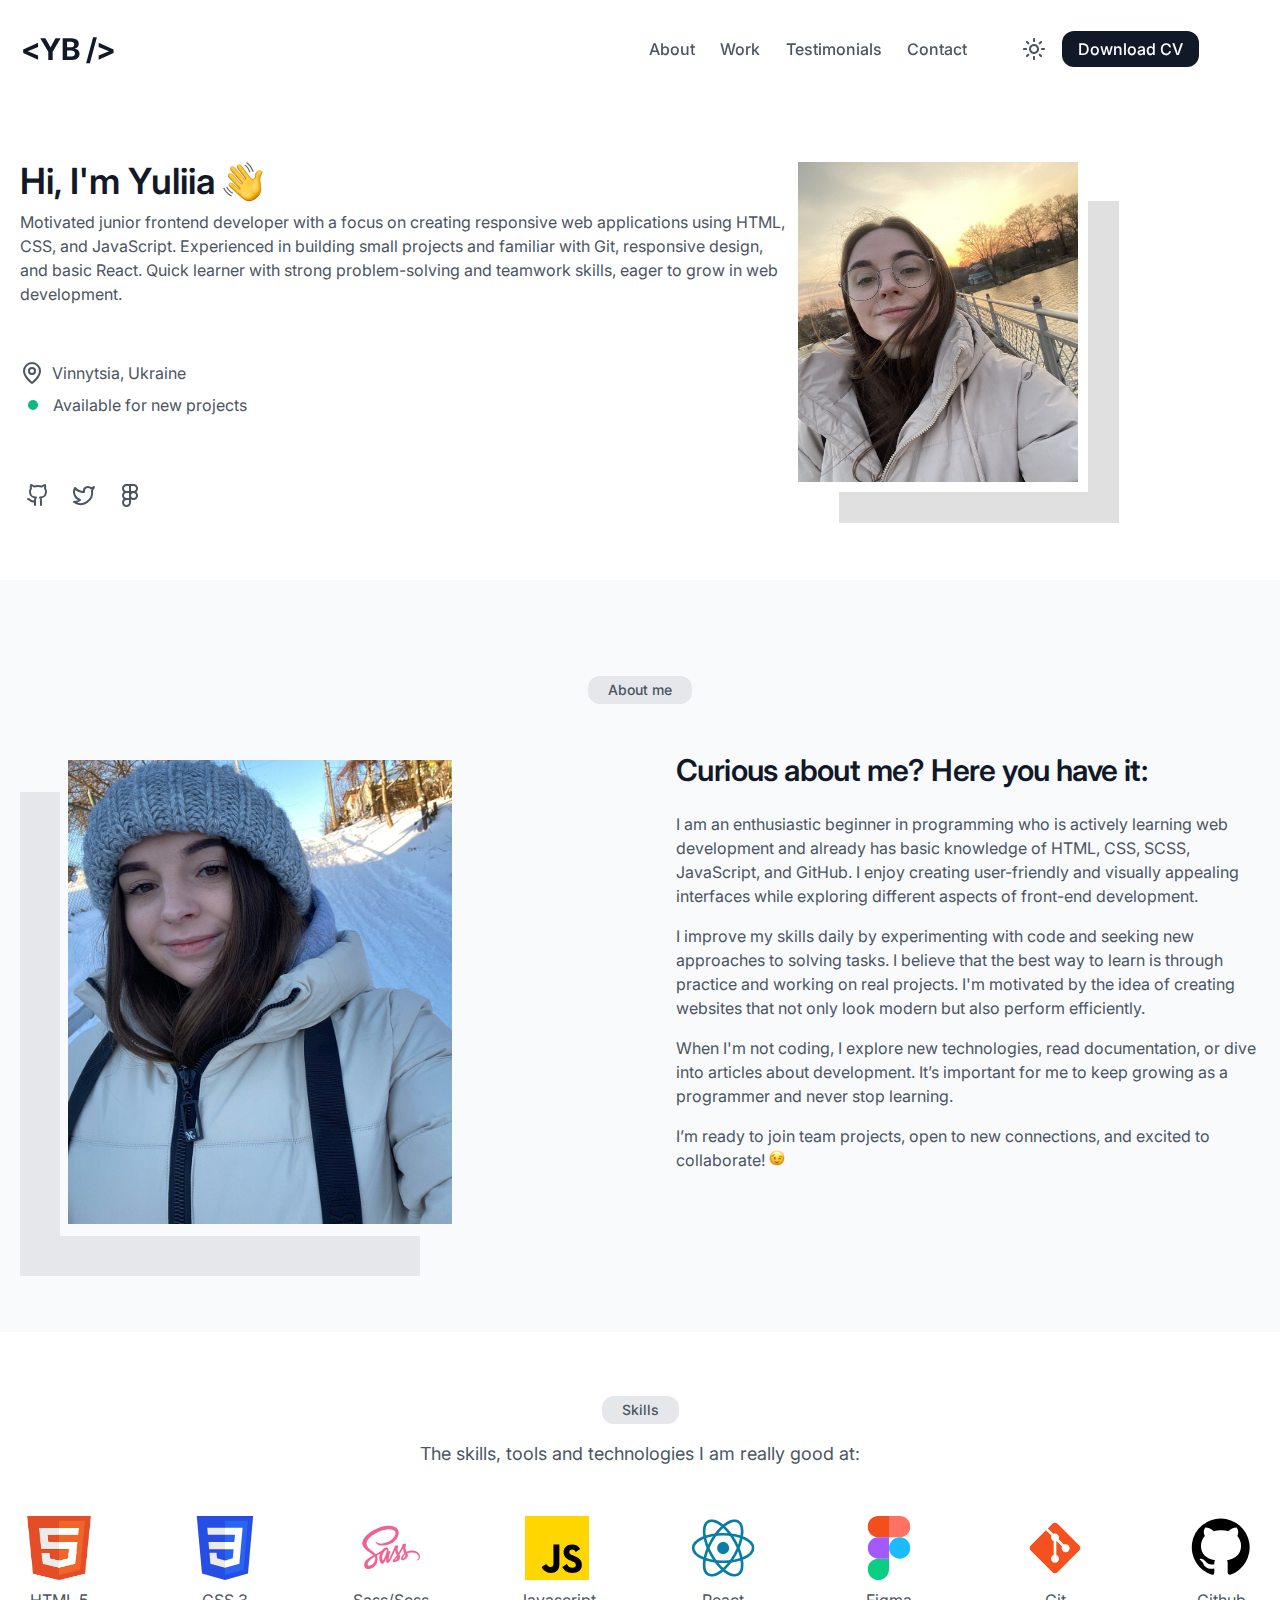
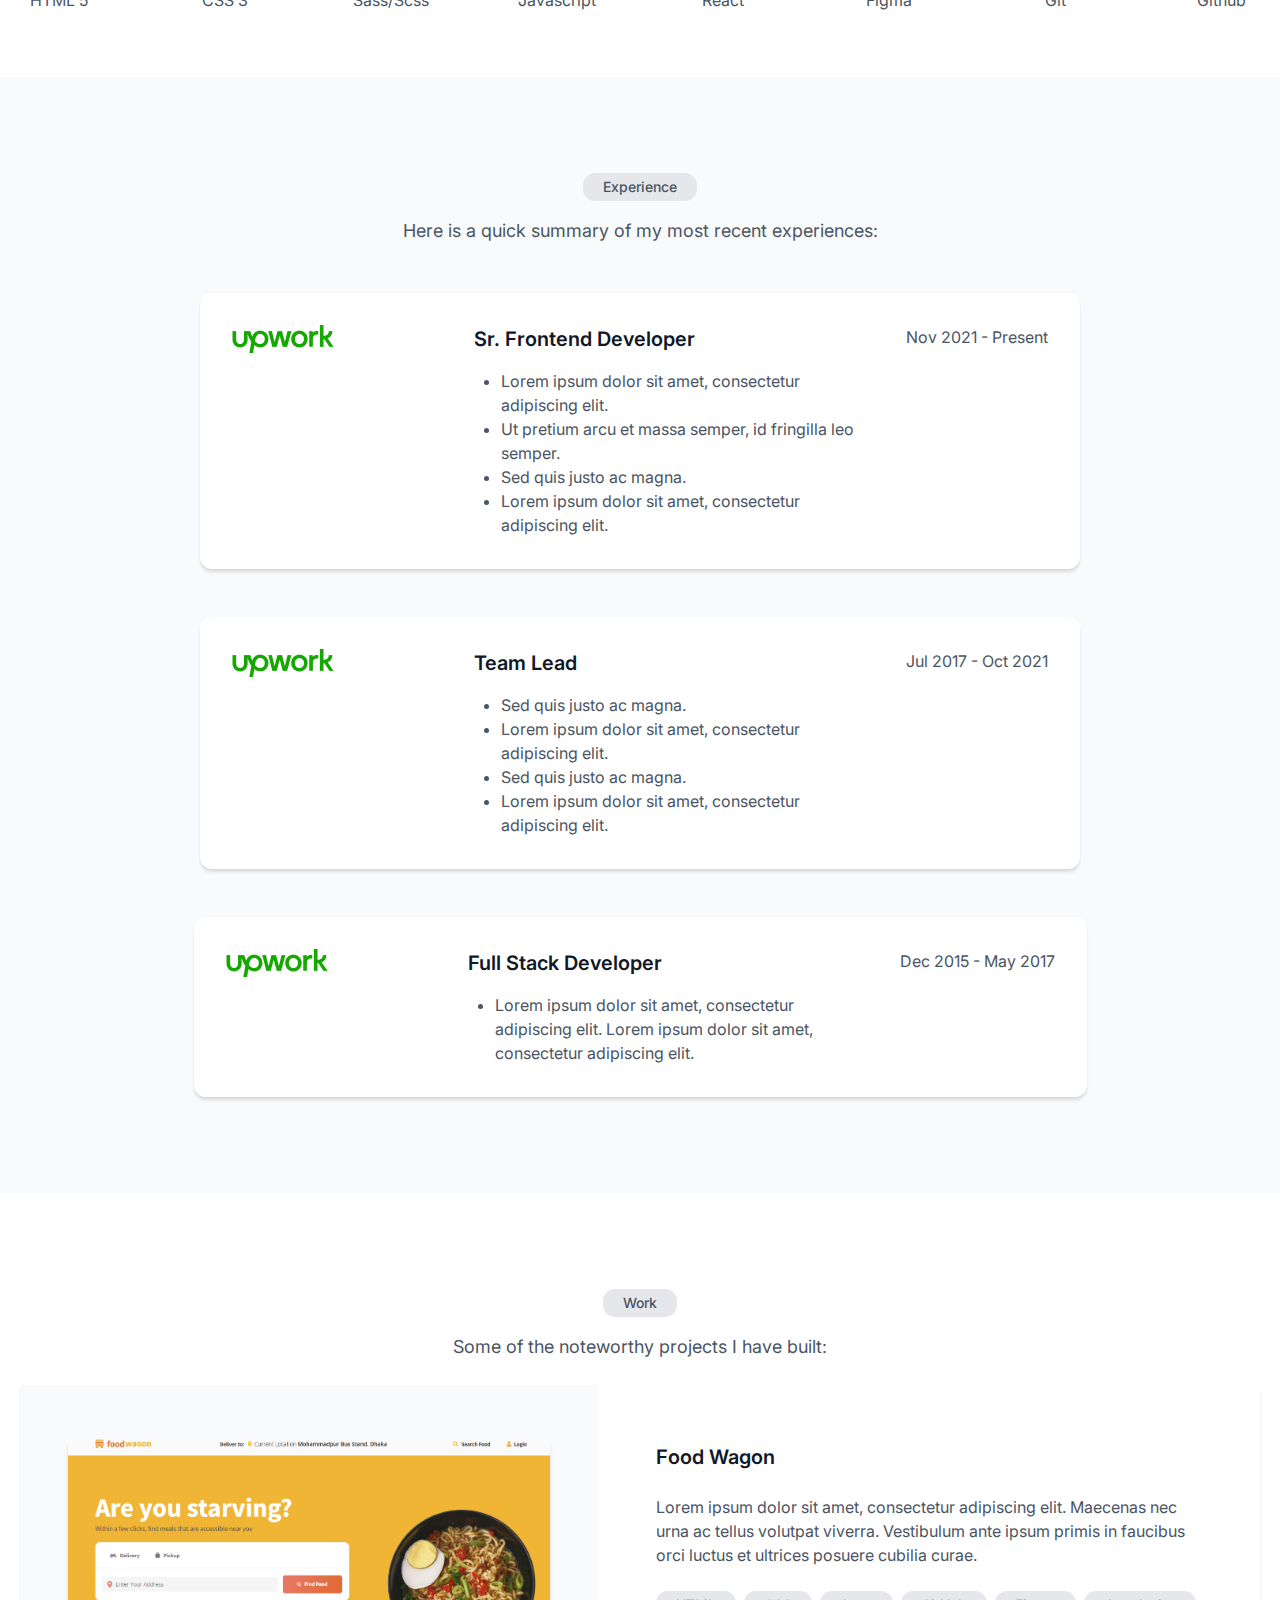
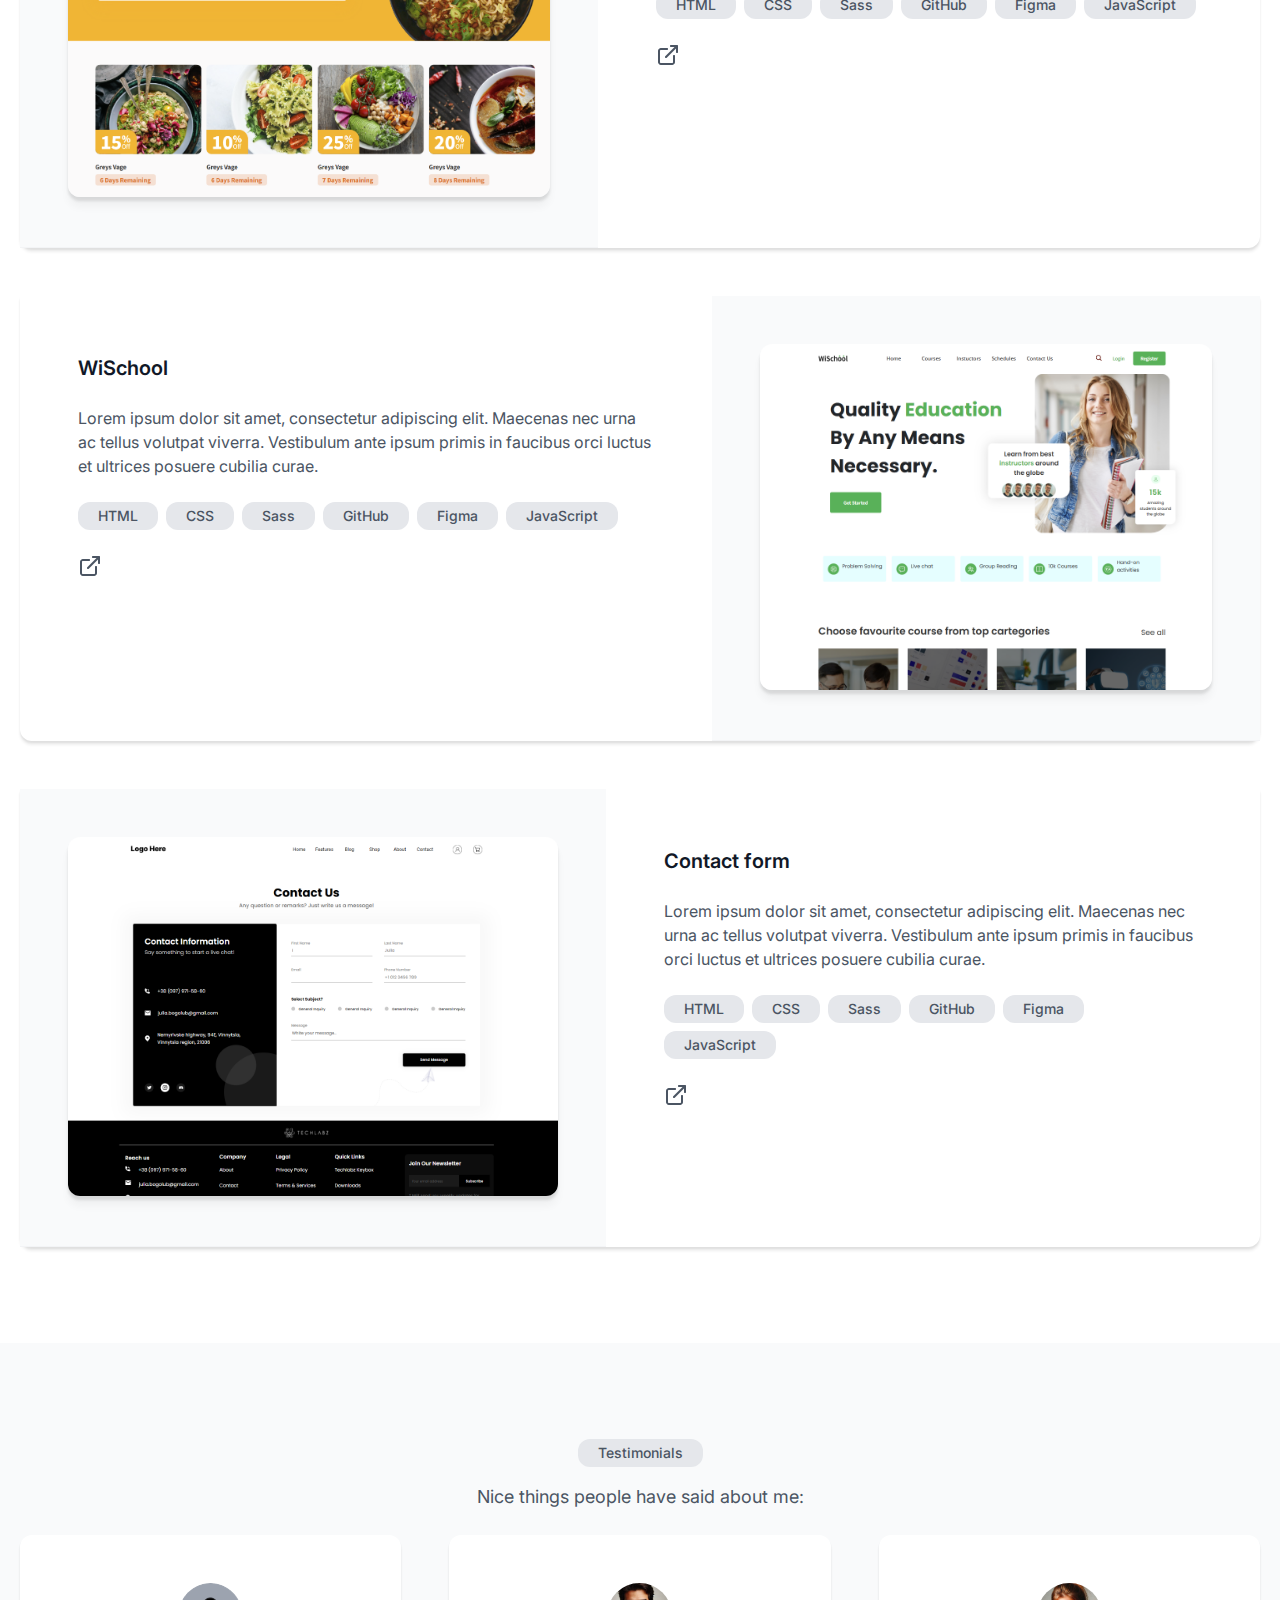
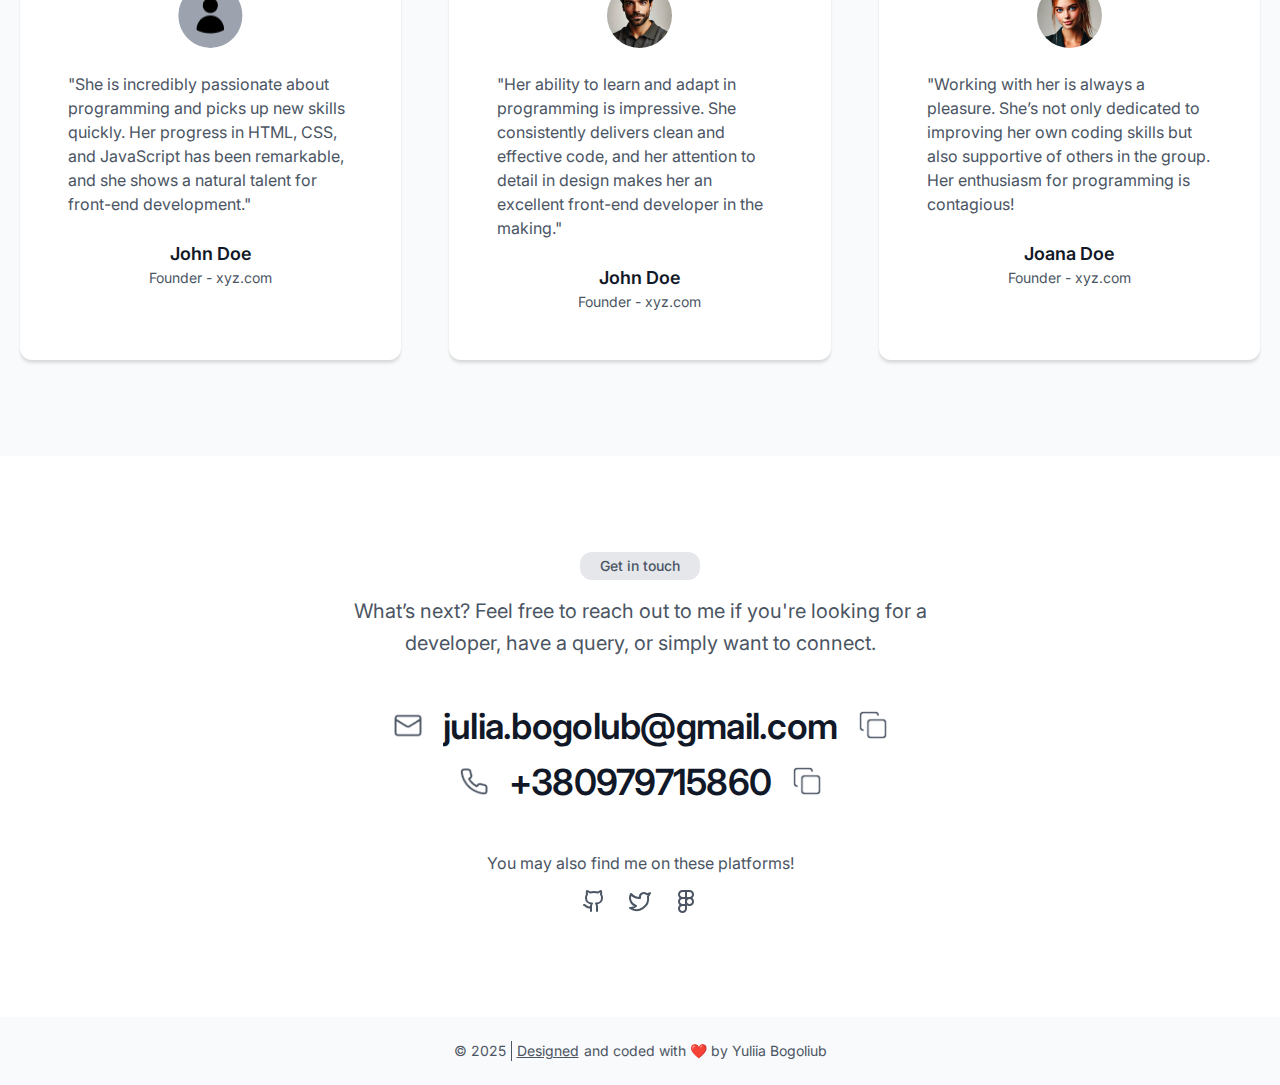
<file: index.html>
<!DOCTYPE html>
<html lang="en">
<head>
    <meta charset="UTF-8">
    <meta name="viewport" content="width=device-width, initial-scale=1.0">
    <title>Yuliia Bogoliub | Frontend Developer</title>
    <link rel="stylesheet" href="/styles/css/style.css">
    <script src="/js/scripts.js" defer></script>
</head>
<body>
    <header>
        <div class="header-content container">
            <a href="/" class="header-logo">
                <span>&#60;YB /&#62;</span>
             </a>
            <div class="main-menu">
                <input type="checkbox" class="mobile-toggle" name="mobile-toggle" id="mobile-toggle">
                <label class="mobile-burger-icon" for="mobile-toggle">
                    <span></span>
                </label>
                <div class="menu-navigation">
                    <a href="/" class="header-logo mobile-toggle-logo">
                        <span>&#60;YB /&#62;</span>
                    </a>
                    <nav class="header-navigation">
                        <a href="#about">About</a>
                        <a href="#work">Work</a>
                        <a href="#testimonials">Testimonials</a>
                        <a href="#contact">Contact</a>
                        <div class="header-theme-download">
                            <button class="header-theme">
                                <p>Switch Theme</p>
                                <img src="/assets/icons/sun_no_background.png" alt="sun icon">
                            </button>
                            <a href="/assets/file/sagar-cv-2023.pdf" target="_blank">Download CV</a>
                        </div>
                    </nav>
                </div>
            </div>
        </div>
    </header>
    <main>
        <section class="main-content container">
            <div class="title-content">
                <div class="name-description">
                    <div class="title-name">
                        <h1>Hi, I'm Yuliia</h1>
                        <img src="/assets/images/hand.png" alt="hand icon">
                    </div>
                    <p>Motivated junior frontend developer with a focus on creating responsive web applications using HTML, CSS, and JavaScript. Experienced in building small projects and familiar with Git, responsive design, and basic React. Quick learner with strong problem-solving and teamwork skills, eager to grow in web development.</p>
                </div>
                <div class="location-hire-blocks">
                    <div class="location-hire-block">
                        <img src="/assets/icons/location.svg" alt="location icon">
                        <p>Vinnytsia, Ukraine</p>
                    </div>
                    <div class="location-hire-block">
                        <span class="pulse-span"></span>
                        <p>Available for new projects</p>
                    </div>
                </div>
                <div class="link-socia">
                    <a href="https://github.com/" target="_blank">
                        <img src="/assets/icons/git.svg" alt="git icon">
                    </a>
                    <a href="https://x.com/account/access" target="_blank">
                        <img src="/assets/icons/twitter.svg" alt="twitter icon">
                    </a>
                    <a href="https://www.figma.com/community" target="_blank">
                        <img src="/assets/icons/Figma.svg" alt="figma icon">
                    </a>
                </div>
            </div>
            <div class="photo-block">
                <img src="/assets/images/фото.jpg" alt="my photo">
            </div>
        </section>
        <section class="about-me">
            <div class="container">
                <h3 id="about">About me</h3>
                <div class="about-me-content">
                    <div class="about-me-photo">
                        <img src="/assets/images/фото2.jpg" alt="my photo">
                    </div>
                    <div class="my-biography">
                        <h3>Curious about me? Here you have it:</h3>
    
                        <p>I am an enthusiastic beginner in programming who is actively learning web development and already has basic knowledge of HTML, CSS, SCSS, JavaScript, and GitHub. I enjoy creating user-friendly and visually appealing interfaces while exploring different aspects of front-end development. </p> 
    
                        <p>I improve my skills daily by experimenting with code and seeking new approaches to solving tasks. I believe that the best way to learn is through practice and working on real projects. I'm motivated by the idea of creating websites that not only look modern but also perform efficiently. </p> 
    
                        <p>When I'm not coding, I explore new technologies, read documentation, or dive into articles about development. It’s important for me to keep growing as a programmer and never stop learning. </p> 
    
                        <span>I’m ready to join team projects, open to new connections, and excited to collaborate!</span>
                        <img src="/assets/images/winking-face.png"> 
                    </div>
                </div>
            </div>
        </section>
        <section class="skills container">
            <div class="skills-content">
                <h3>Skills</h3>
                <p>The skills, tools and technologies I am really good at:</p>
                <div class="tools-and-technologies">
                    <div class="tool-block">
                        <img src="/assets/icons/html.png" alt="html 5 logo">
                        <span>HTML 5</span>
                    </div>
                    <div class="tool-block">
                        <img src="/assets/icons/css3.svg" alt="css 3 logo">
                        <span>CSS 3</span>
                    </div>
                    <div class="tool-block">
                        <img src="/assets/icons/icon-sass.svg" alt="sass logo">
                        <span>Sass/Scss</span>
                    </div>
                    <div class="tool-block">
                        <img src="/assets/icons/icon-javscript.svg" alt="javascript logo">
                        <span>Javascript</span>
                    </div>
                    <div class="tool-block">
                        <img src="/assets/icons/icon-react.svg" alt="react logo">
                        <span>React</span>
                    </div>
                    <div class="tool-block">
                        <img src="/assets/icons/icon-figma.svg" alt="figma logo">
                        <span>Figma</span>
                    </div>
                    <div class="tool-block">
                        <img src="/assets/icons/icon-git.svg" alt="git logo">
                        <span>Git</span>
                    </div>
                    <div class="tool-block">
                        <img src="/assets/icons/github-svgrepo-com.svg" alt="github logo">
                        <span>Github</span>
                    </div>
                </div>
            </div>
        </section>
        <section class="experience">
            <div class="experience-section container">
                <h3>Experience</h3>
                <p>Here is a quick summary of my most recent experiences:</p>
                <div class="experience-content">
                    <div class="experience-block">
                        <img src="/assets/icons/logo-upwork.png" alt="upwork logo">
                        <div class="position">
                            <h4>Sr. Frontend Developer</h4>
                            <ul>
                                <li>Lorem ipsum dolor sit amet, consectetur adipiscing elit.</li>
                                <li>Ut pretium arcu et massa semper, id fringilla leo semper.</li>
                                <li>Sed quis justo ac magna.</li>
                                <li>Lorem ipsum dolor sit amet, consectetur adipiscing elit.</li>
                            </ul>
                        </div>
                        <span>Nov 2021 - Present</span>
                    </div>
                    <div class="experience-block">
                        <img src="/assets/icons/logo-upwork.png" alt="upwork logo">
                        <div class="position">
                            <h4>Team Lead</h4>
                            <ul>
                                <li>Sed quis justo ac magna.</li>
                                <li>Lorem ipsum dolor sit amet, consectetur adipiscing elit.</li>
                                <li>Sed quis justo ac magna.</li>
                                <li>Lorem ipsum dolor sit amet, consectetur adipiscing elit.</li>
                            </ul>
                        </div>
                        <span>Jul 2017 - Oct 2021</span>
                    </div>
                    <div class="experience-block">
                        <img src="/assets/icons/logo-upwork.png" alt="upwork logo">
                        <div class="position">
                            <h4>Full Stack Developer</h4>
                            <ul>
                                <li>Lorem ipsum dolor sit amet, consectetur adipiscing elit. Lorem ipsum dolor sit amet, consectetur adipiscing elit.</li>
                            </ul>
                        </div>
                        <span>Dec 2015 - May 2017</span>
                    </div>
                </div>
            </div>
        </section>
        <section class="work-container container">
            <div class="work-content">
                <h3 id="work">Work</h3>
                <p>Some of the noteworthy projects I have built:</p>
                <div class="block-projects">
                    <div class="project">
                        <div class="photo-project">
                            <img src="/assets/images/project 1 .png" alt="photo project">
                        </div>
                        <div class="project-info">
                            <h4>Food Wagon</h4>
                            <p>Lorem ipsum dolor sit amet, consectetur adipiscing elit. Maecenas nec urna ac tellus volutpat viverra. Vestibulum ante ipsum primis in faucibus orci luctus et ultrices posuere cubilia curae.</p>
                            <div class="work-tools">
                                <span>HTML</span>
                                <span>CSS</span>
                                <span>Sass</span>
                                <span>GitHub</span>
                                <span>Figma</span>
                                <span>JavaScript</span>
                            </div>
                            <a href="https://github.com/julibglb/contact-forma.git" target="_blank">
                                <img src="/assets/icons/Icon.png" alt="icon link">
                            </a>
                        </div>
                    </div>
                    <div class="project">
                        <div class="photo-project reverse-block">
                            <img src="/assets/images/project 2 .png" alt="photo project">
                        </div>
                        <div class="project-info">
                            <h4>WiSchool</h4>
                            <p>Lorem ipsum dolor sit amet, consectetur adipiscing elit. Maecenas nec urna ac tellus volutpat viverra. Vestibulum ante ipsum primis in faucibus orci luctus et ultrices posuere cubilia curae.</p>
                            <div class="work-tools">
                                <span>HTML</span>
                                <span>CSS</span>
                                <span>Sass</span>
                                <span>GitHub</span>
                                <span>Figma</span>
                                <span>JavaScript</span>
                            </div>
                           <a href="https://github.com/julibglb/project-with-mobile.git" target="_blank">
                                <img src="/assets/icons/Icon.png" alt="icon link">
                            </a>
                        </div>
                    </div>
                    <div class="project">
                        <div class="photo-project">
                            <img src="/assets/images/project 3 .png" alt="photo project">
                        </div>
                        <div class="project-info">
                            <h4>Contact form</h4>
                            <p>Lorem ipsum dolor sit amet, consectetur adipiscing elit. Maecenas nec urna ac tellus volutpat viverra. Vestibulum ante ipsum primis in faucibus orci luctus et ultrices posuere cubilia curae.</p>
                            <div class="work-tools">
                                <span>HTML</span>
                                <span>CSS</span>
                                <span>Sass</span>
                                <span>GitHub</span>
                                <span>Figma</span>
                                <span>JavaScript</span>
                            </div>
                            <a href="https://github.com/julibglb/first-project.git" target="_blank">
                                <img src="/assets/icons/Icon.png" alt="icon link">
                            </a>
                        </div>
                    </div>
                </div>
                </div>
        </section>
        <section class="testimonials">
            <div class="testimonials-content container">
                <h3>Testimonials</h3>
                <p>Nice things people have said about me:</p>
                <div class="reviews">
                    <div class="response">
                        <img src="/assets/images/icon-avatar.png" alt="icon avatar">
                        <p>"She is incredibly passionate about programming and picks up new skills quickly. Her progress in HTML, CSS, and JavaScript has been remarkable, and she shows a natural talent for front-end development."</p>
                        <div class="name-respondent">
                            <h4>John Doe</h4>
                            <span>Founder - xyz.com</span>
                        </div>
                    </div>
                    <div class="response">
                        <img src="/assets/images/man.jpg" alt="icon man">
                        <p>"Her ability to learn and adapt in programming is impressive. She consistently delivers clean and effective code, and her attention to detail in design makes her an excellent front-end developer in the making."</p>
                        <div class="name-respondent">
                            <h4>John Doe</h4>
                            <span>Founder - xyz.com</span>
                        </div>
                    </div>
                    <div class="response">
                        <img src="/assets/images/girl.jpg" alt="icon girl">
                        <p>"Working with her is always a pleasure. She’s not only dedicated to improving her own coding skills but also supportive of others in the group. Her enthusiasm for programming is contagious!</p>
                        <div class="name-respondent">
                            <h4>Joana Doe</h4>
                            <span>Founder - xyz.com</span>
                        </div>
                    </div>
                </div>
            </div>
        </section>
        <section class="contact">
            <div class="container">
                <div class="contact-content">
                    <div class="title-contact">
                        <h3>Get in touch</h3>
                        <p>What’s next? Feel free to reach out to me if you're looking for a developer, have a query, or simply want to connect.</p>
                    </div>
                    <div class="email-phone-contact">
                        <div class="copy-container connection-with-me">
                            <label for="copyText">
                                <img src="/assets/icons/email.png" alt="email icon">
                            </label>
                            <input type="text" id="copyText" value="julia.bogolub@gmail.com">
                            <button id="copyButton">
                                <img src="/assets/icons/copy.png" alt="copy icon">
                            </button>
                        </div>
                        <div class="text-container connection-with-me">
                            <label for="copyText">
                                <img src="/assets/icons/phone.png" alt="phone icon">
                            </label>
                            <input type="text" id="textInput" value="+380979715860">
                            <button id="btnCopy">
                                <img src="/assets/icons/copy.png" alt="copy icon">
                            </button>
                        </div>
                    </div>
                    <div class="contact-platforms">
                        <span>You may also find me on these platforms!</span>
                        <div class="link-socia">
                            <a href="https://github.com/" target="_blank">
                                <img src="/assets/icons/git.svg" alt="git icon">
                            </a>
                            <a href="https://x.com/account/access" target="_blank">
                                <img src="/assets/icons/twitter.svg" alt="twitter icon">
                            </a>
                            <a href="https://www.figma.com/community" target="_blank">
                                <img src="/assets/icons/Figma.svg" alt="figma icon">
                            </a>
                        </div>
                    </div>
                </div>
            </div>
        </section>
        <footer>
            <div class="container">
                <div class="footer-content">
                    <p>&#169; 2025</p>
                    <span></span>
                    <a href="https://www.figma.com/community/file/1262992249991763120">Designed</a>
                    <p>and coded with &#x2764;&#xfe0f; by Yuliia Bogoliub</p>
                </div>
            </div>
        </footer>
    </main>
</body>
</html>
</file>
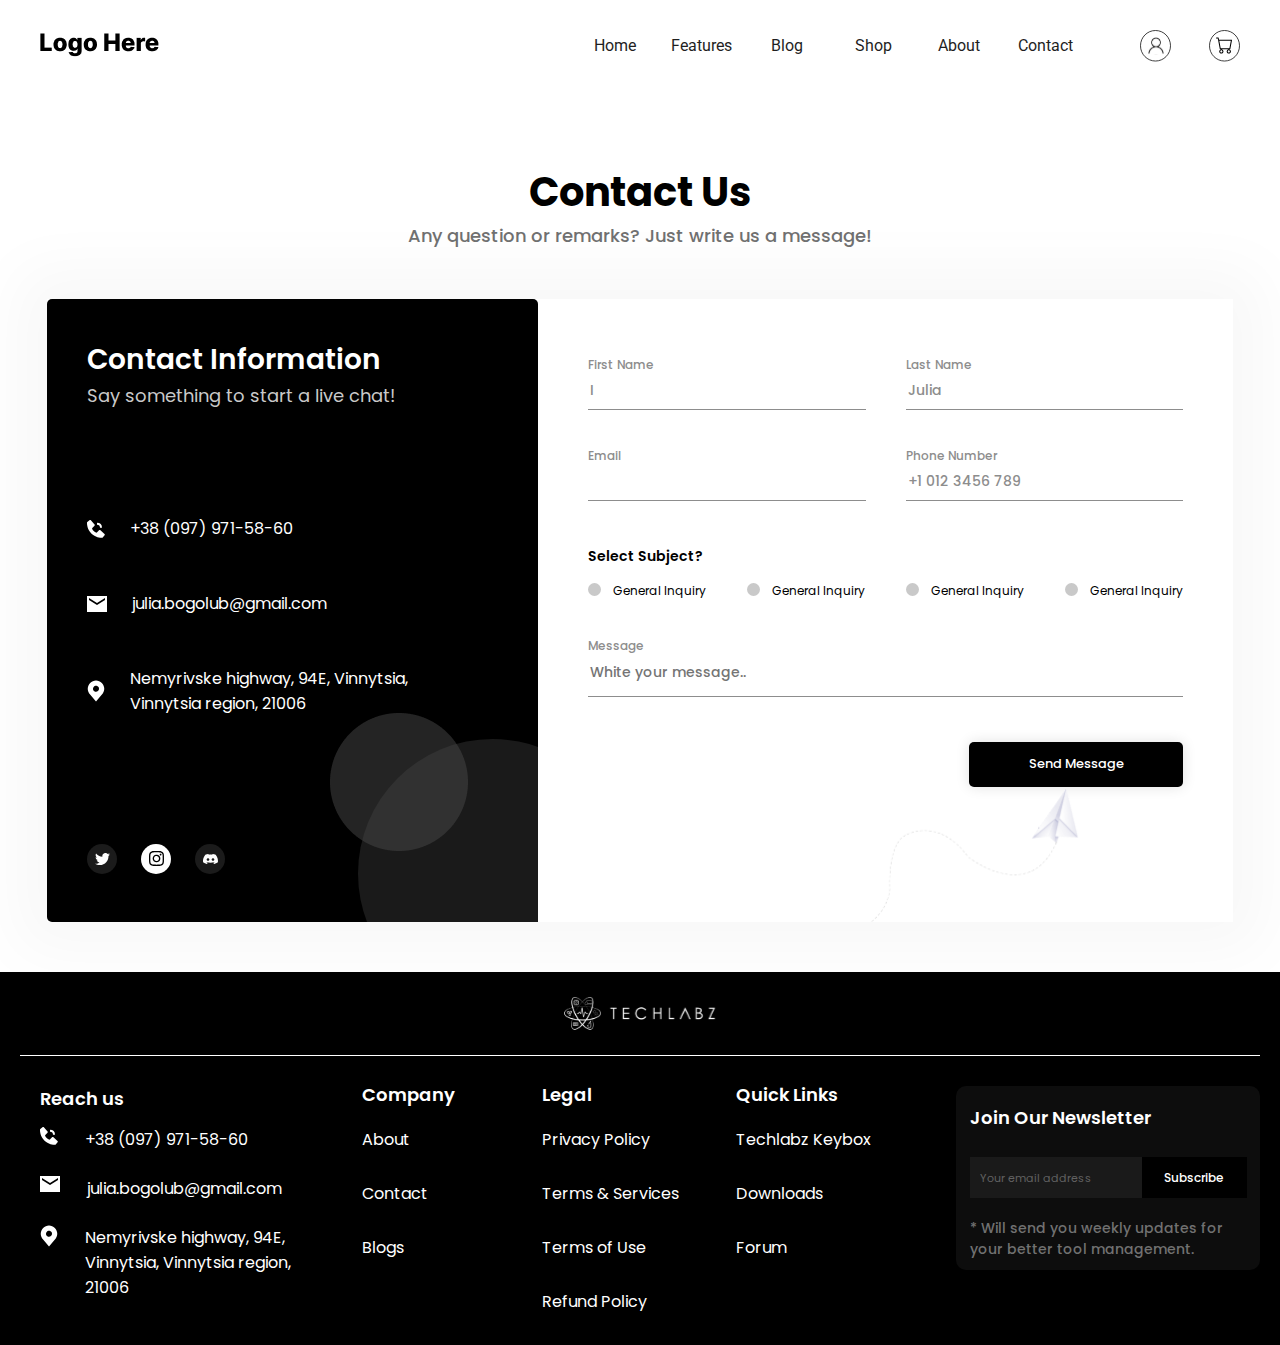
<file: projects/Contact Form/index.html>
<!DOCTYPE html>
<html lang="en">
<head>
    <meta charset="UTF-8">
    <meta name="viewport" content="width=device-width, initial-scale=1.0">
    <title>Contact form</title>
    <link rel="stylesheet" href="./styles/css/style.css">
</head>
<body>
    <header>
      <div class="header-content">
        <a href="/" class="image-logo">
            <img src="./assets/icons/Logo Here.png" alt="logo">
        </a>
        <div class="main-menu">
            <input type="checkbox" class="mobile-toggle" name="mobile-toggle" id="mobile-toggle">
            <label class="mobile-burger-icon" for="mobile-toggle">
                <span></span>
            </label>
            <nav class="header-navigation">
                <a href="/">Home</a>
                <a href="#">Features</a>
                <a href="#">Blog</a>
                <a href="#">Shop</a>
                <a href="#">About</a>
                <a href="#">Contact</a>
            </nav>
        </div>
        <div class="header-user-basket">
            <img src="./assets/icons/user black.svg" alt="user icon">
            <img src="./assets/icons/basket black.svg" alt="basket icon">
        </div>
      </div>  
    </header>
    <main class="main-content">
        <div class="main-title">
            <h1>Contact Us</h1>
            <p>Any question or remarks? Just write us a message!</p>
        </div>
        <div class="contact-info-form">
            <div class="contact-info">
                <h3>Contact Information</h3>
                <p>Say something to start a live chat!</p>
                <a href="tel:+380979715860" class="contact-info-group">
                    <img src="./assets/icons/phone.svg" alt="phone icon">
                    <p>+38 (097) 971-58-60</p>
                </a>
                <a href="mailto:julia.bogolub@gmail.com" class="contact-info-group">
                    <img src="./assets/icons/mail.svg" alt="mail icon">
                    <p>julia.bogolub@gmail.com</p>
                </a>
                <a href="https://maps.app.goo.gl/p5JrVvzfyXd615Wn8" class="contact-info-group" target="_blank">
                    <img src="./assets/icons/location.svg" alt="location icon">
                    <p>Nemyrivske highway, 94E, Vinnytsia, Vinnytsia region, 21006</p>
                </a>
                <div class="contact-socia">
                    <a href="https://twitter.com/?lang=uk" target="_blank">
                        <img src="./assets/icons/twitter.svg" alt="twitter">
                    </a>
                    <a href="https://www.instagram.com/" target="_blank">
                        <img src="./assets/icons/insta.svg" alt="instagram icon">
                    </a>
                    <a href="https://www.twitch.tv/" target="_blank">
                        <img src="./assets/icons/twitch.svg" alt="twitch icon">
                    </a>
                </div>
                <img src="./assets/icons/Ellipse big.svg" alt="ellipse">
                <img src="./assets/icons/Ellipse small.png" alt="ellipse" class="ellipse-small">
            </div>
            <div class="contact-form">
                <form>
                    <div class="general-data">
                        <div class="row">
                            <label for="first-name" class="first-name">First Name</label>
                            <input type="text"  placeholder="I" class="first-name" name="first-name" id="first-name">
                        </div>
                        <div class="row">
                            <label for="last-name" class="last-name">Last Name</label>
                            <input type="text" class="last-name" placeholder="Julia" name="last-name" id="last-name" required>
                        </div>
                        <div class="row">
                            <label for="email" class="email">Email</label>
                            <input type="email" class="email" name="email" id="email" required>
                        </div>
                        <div class="row">
                            <label for="phone-number">Phone Number</label>
                            <input type="phone" placeholder="+1 012 3456 789" name="phone-number" id="phone-number" required>
                        </div>
                    </div>
                    <fieldset>
                        <legend>Select Subject?</legend>
                        <div class="select-subject">
                            <div class="select">
                                <input type="radio" name="select" id="GI1" value="General Inquiry">
                                <label for="GI1">General Inquiry</label>
                            </div>
                            <div class="select">
                                <input type="radio" name="select" id="GI2" value="General Inquiry">
                                <label for="GI2">General Inquiry</label>
                            </div>
                            <div class="select">
                                <input type="radio" name="select" id="GI3" value="General Inquiry">
                                <label for="GI3">General Inquiry</label>
                            </div>
                            <div class="select">
                                <input type="radio" name="select" id="GI4" value="General Inquiry">
                                <label for="GI4">General Inquiry</label>
                            </div>
                        </div>
                    </fieldset>
                    <div class="message">
                        <p>Message</p>
                        <textarea placeholder="White your message.." ></textarea>
                        <button type="submit">Send Message</button>
                    </div>
                    <img src="./assets/icons/letter_send 1.png" alt="letter">
                </form>
            </div>
        </div>
    </main>
    <footer>
        <div class="container">
            <div class="footer-title">
                <img src="./assets/icons/logo.svg" alt="logo">
                <span></span>
            </div>
            <div class="footer-content">
                <div class="footer-reach-company">
                    <div class="footer-reach">
                        <h3>Reach us</h3>
                        <div class="footer-contact-us">
                            <a href="tel:+380979715860" class="footer-contact">
                                <img src="./assets/icons/phone.svg" alt="phone icon">
                                <p>+38 (097) 971-58-60</p>
                            </a>
                            <a href="mailto:julia.bogolub@gmail.com" class="footer-contact">
                                <img src="./assets/icons/mail.svg" alt="mail icon">
                                <p>julia.bogolub@gmail.com</p>
                            </a>
                            <a href="https://maps.app.goo.gl/p5JrVvzfyXd615Wn8" class="footer-contact" target="_blank">
                                <img src="./assets/icons/location.svg" alt="location icon">
                                <p>Nemyrivske highway, 94E, Vinnytsia, Vinnytsia region, 21006</p>
                            </a>
                        </div>
                    </div>
                    <div class="footer-column">
                        <h3 class="footer-name-column">Company</h3>
                        <a href="/">About</a>
                        <a href="/">Contact</a>
                        <a href="/">Blogs</a>
                    </div>
                </div>
                <div class="footer-legal-links">
                    <div class="footer-column">
                        <h3 class="footer-name-column">Legal</h3>
                        <a href="/">Privacy Policy</a>
                        <a href="/">Terms &amp; Services</a>
                        <a href="/">Terms of Use</a>
                        <a href="/">Refund Policy</a>
                    </div>
                    <div class="footer-column">
                        <h3 class="footer-name-column">Quick Links</h3>
                        <a href="/">Techlabz Keybox</a>
                        <a href="/">Downloads</a>
                        <a href="/">Forum</a>
                    </div>
                </div>
                <div class="footer-newsletter">
                    <label for="newsletter">Join Our Newsletter</label>
                    <div class="footer-input-button">
                        <input type="email" placeholder="Your email address">
                        <button>Subscribe</button>
                    </div>
                    <span>*  Will send you weekly updates for your better tool management.</span>
                </div>
            </div>
        </div>
    </footer>

    <script src="./script/index.js"></script>

</body>
</html>
</file>
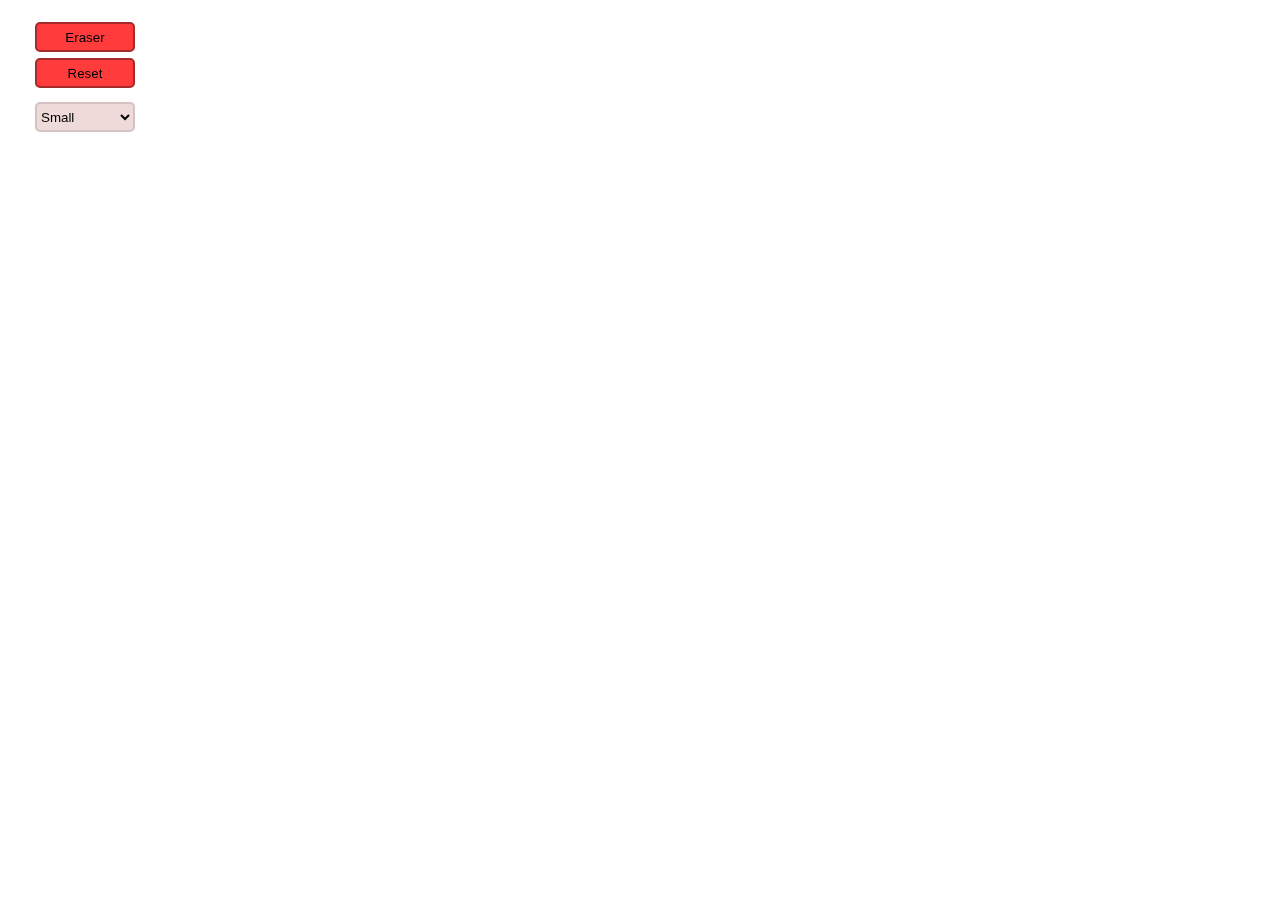
<file: projects/HTML Canvas/index.html>
<!DOCTYPE html>
<html lang="en">
<head>
  <meta charset="UTF-8">
  <title>HTML5 Canvas</title>
  <link rel="stylesheet" href="./style.css">
  <link rel="icon" href="https://fav.farm/🔥" />
</head>

<body>

  <div class="controls">
    <button id="eraser">Eraser</button>
    <button id="button">Reset</button>
  
    <form>
      <select name="size" id="size">
        <option value="small" selected>Small</option>
        <option value="middle" >Middle</option>
        <option value="large">Large</option>
        <option value="dynamic">Dynamic</option>
      </select>
    </form>
  </div>

  <canvas id="draw" width="800" height="800"></canvas>

  <script src="./index.js"></script>

</body>
</html>
</file>
<file: projects/HTML Canvas/style.css>
@import url('https://fonts.googleapis.com/css2?family=Funnel+Sans&display=swap');


html, body {
    margin: 0;
    font-family: 'Funnel Sans', monospace;
    font-size: 14px;
    overflow: hidden;
    touch-action: none;
  }


button {
  width: 100px;
  height: 30px;
  background-color: rgba(255, 0, 0, 0.767);
  border: 2px solid brown;
  border-radius: 5px;
  cursor: pointer;
}

#button {
  position: absolute;
  left: 25px;
  top: 48px;
}

button:hover {
  background-color: rgba(240, 119, 119, 0.601);
}

#eraser {
  position: absolute;
  top: 12px;
  left: 25px;
}

form {
    position: absolute;
    top: 92px;
    left: 25px;
}

form select {
  width: 100px;
  height: 30px;
  background-color: rgb(239, 218, 218);
  border: 2px solid rgb(214, 194, 194);
  border-radius: 5px;
}

.controls {
  position: fixed;
  top: 10px;
  left: 10px;
  right: 10px;
  display: flex;
  flex-wrap: wrap;
  gap: 10px;
  justify-content: center;
  z-index: 10;
}

@media (max-width: 600px) {
  .controls {
    flex-direction: column;
    align-items: center;
  }
}
</file>
<file: styles/css/style.css>
/*! normalize.css v8.0.1 | MIT License | github.com/necolas/normalize.css */
/* Document
   ========================================================================== */
/**
 * 1. Correct the line height in all browsers.
 * 2. Prevent adjustments of font size after orientation changes in iOS.
 */
@import url("https://fonts.googleapis.com/css2?family=Inter:opsz,wght@14..32,100..900&display=swap");
html {
  line-height: 1.15; /* 1 */
  -webkit-text-size-adjust: 100%; /* 2 */
}

/* Sections
   ========================================================================== */
/**
 * Remove the margin in all browsers.
 */
body {
  margin: 0;
}

/**
 * Render the `main` element consistently in IE.
 */
main {
  display: block;
}

/**
 * Correct the font size and margin on `h1` elements within `section` and
 * `article` contexts in Chrome, Firefox, and Safari.
 */
h1 {
  font-size: 2em;
  margin: 0.67em 0;
}

/* Grouping content
   ========================================================================== */
/**
 * 1. Add the correct box sizing in Firefox.
 * 2. Show the overflow in Edge and IE.
 */
hr {
  box-sizing: content-box; /* 1 */
  height: 0; /* 1 */
  overflow: visible; /* 2 */
}

/**
 * 1. Correct the inheritance and scaling of font size in all browsers.
 * 2. Correct the odd `em` font sizing in all browsers.
 */
pre {
  font-family: monospace, monospace; /* 1 */
  font-size: 1em; /* 2 */
}

/* Text-level semantics
   ========================================================================== */
/**
 * Remove the gray background on active links in IE 10.
 */
a {
  background-color: transparent;
}

/**
 * 1. Remove the bottom border in Chrome 57-
 * 2. Add the correct text decoration in Chrome, Edge, IE, Opera, and Safari.
 */
abbr[title] {
  border-bottom: none; /* 1 */
  text-decoration: underline; /* 2 */
  -webkit-text-decoration: underline dotted;
          text-decoration: underline dotted; /* 2 */
}

/**
 * Add the correct font weight in Chrome, Edge, and Safari.
 */
b,
strong {
  font-weight: bolder;
}

/**
 * 1. Correct the inheritance and scaling of font size in all browsers.
 * 2. Correct the odd `em` font sizing in all browsers.
 */
code,
kbd,
samp {
  font-family: monospace, monospace; /* 1 */
  font-size: 1em; /* 2 */
}

/**
 * Add the correct font size in all browsers.
 */
small {
  font-size: 80%;
}

/**
 * Prevent `sub` and `sup` elements from affecting the line height in
 * all browsers.
 */
sub,
sup {
  font-size: 75%;
  line-height: 0;
  position: relative;
  vertical-align: baseline;
}

sub {
  bottom: -0.25em;
}

sup {
  top: -0.5em;
}

/* Embedded content
   ========================================================================== */
/**
 * Remove the border on images inside links in IE 10.
 */
img {
  border-style: none;
}

/* Forms
   ========================================================================== */
/**
 * 1. Change the font styles in all browsers.
 * 2. Remove the margin in Firefox and Safari.
 */
button,
input,
optgroup,
select,
textarea {
  font-family: inherit; /* 1 */
  font-size: 100%; /* 1 */
  line-height: 1.15; /* 1 */
  margin: 0; /* 2 */
}

/**
 * Show the overflow in IE.
 * 1. Show the overflow in Edge.
 */
button,
input { /* 1 */
  overflow: visible;
}

/**
 * Remove the inheritance of text transform in Edge, Firefox, and IE.
 * 1. Remove the inheritance of text transform in Firefox.
 */
button,
select { /* 1 */
  text-transform: none;
}

/**
 * Correct the inability to style clickable types in iOS and Safari.
 */
button,
[type=button],
[type=reset],
[type=submit] {
  -webkit-appearance: button;
}

/**
 * Remove the inner border and padding in Firefox.
 */
button::-moz-focus-inner,
[type=button]::-moz-focus-inner,
[type=reset]::-moz-focus-inner,
[type=submit]::-moz-focus-inner {
  border-style: none;
  padding: 0;
}

/**
 * Restore the focus styles unset by the previous rule.
 */
button:-moz-focusring,
[type=button]:-moz-focusring,
[type=reset]:-moz-focusring,
[type=submit]:-moz-focusring {
  outline: 1px dotted ButtonText;
}

/**
 * Correct the padding in Firefox.
 */
fieldset {
  padding: 0.35em 0.75em 0.625em;
}

/**
 * 1. Correct the text wrapping in Edge and IE.
 * 2. Correct the color inheritance from `fieldset` elements in IE.
 * 3. Remove the padding so developers are not caught out when they zero out
 *    `fieldset` elements in all browsers.
 */
legend {
  box-sizing: border-box; /* 1 */
  color: inherit; /* 2 */
  display: table; /* 1 */
  max-width: 100%; /* 1 */
  padding: 0; /* 3 */
  white-space: normal; /* 1 */
}

/**
 * Add the correct vertical alignment in Chrome, Firefox, and Opera.
 */
progress {
  vertical-align: baseline;
}

/**
 * Remove the default vertical scrollbar in IE 10+.
 */
textarea {
  overflow: auto;
}

/**
 * 1. Add the correct box sizing in IE 10.
 * 2. Remove the padding in IE 10.
 */
[type=checkbox],
[type=radio] {
  box-sizing: border-box; /* 1 */
  padding: 0; /* 2 */
}

/**
 * Correct the cursor style of increment and decrement buttons in Chrome.
 */
[type=number]::-webkit-inner-spin-button,
[type=number]::-webkit-outer-spin-button {
  height: auto;
}

/**
 * 1. Correct the odd appearance in Chrome and Safari.
 * 2. Correct the outline style in Safari.
 */
[type=search] {
  -webkit-appearance: textfield; /* 1 */
  outline-offset: -2px; /* 2 */
}

/**
 * Remove the inner padding in Chrome and Safari on macOS.
 */
[type=search]::-webkit-search-decoration {
  -webkit-appearance: none;
}

/**
 * 1. Correct the inability to style clickable types in iOS and Safari.
 * 2. Change font properties to `inherit` in Safari.
 */
::-webkit-file-upload-button {
  -webkit-appearance: button; /* 1 */
  font: inherit; /* 2 */
}

/* Interactive
   ========================================================================== */
/*
 * Add the correct display in Edge, IE 10+, and Firefox.
 */
details {
  display: block;
}

/*
 * Add the correct display in all browsers.
 */
summary {
  display: list-item;
}

/* Misc
   ========================================================================== */
/**
 * Add the correct display in IE 10+.
 */
template {
  display: none;
}

/**
 * Add the correct display in IE 10.
 */
[hidden] {
  display: none;
}

/* http://meyerweb.com/eric/tools/css/reset/ */
/* v1.0 | 20080212 */
html, body, div, span, applet, object, iframe,
h1, h2, h3, h4, h5, h6, p, blockquote, pre,
a, abbr, acronym, address, big, cite, code,
del, dfn, em, font, img, ins, kbd, q, s, samp,
small, strike, strong, sub, sup, tt, var,
b, u, i, center,
dl, dt, dd, ol, ul, li,
fieldset, form, label, legend,
table, caption, tbody, tfoot, thead, tr, th, td {
  margin: 0;
  padding: 0;
  border: 0;
  outline: 0;
  font-size: 100%;
  vertical-align: baseline;
  background: transparent;
}

body {
  line-height: 1;
}

ol, ul {
  list-style: none;
}

blockquote, q {
  quotes: none;
}

blockquote:before, blockquote:after,
q:before, q:after {
  content: "";
  content: none;
}

/* remember to define focus styles! */
:focus {
  outline: 0;
}

/* remember to highlight inserts somehow! */
ins {
  text-decoration: none;
}

del {
  text-decoration: line-through;
}

/* tables still need 'cellspacing="0"' in the markup */
table {
  border-collapse: collapse;
  border-spacing: 0;
}

body {
  font-family: Inter;
}

* {
  box-sizing: border-box;
}

.container {
  max-width: 1280px;
  margin: 0 auto;
}

header {
  position: fixed;
  top: 0;
  width: 100%;
  z-index: 100;
}

.header-content {
  display: flex;
  flex-direction: row;
  justify-content: space-between;
  align-items: center;
  padding: 30px 20px;
  background: rgba(255, 255, 255, 0.31);
  box-shadow: 0 4px 30px rgba(129, 129, 129, 0.1);
  backdrop-filter: blur(9px);
  -webkit-backdrop-filter: blur(9px);
  border: 1px solid rgba(255, 255, 255, 0.3);
}
@media (min-width: 1025px) {
  .header-content {
    background: rgba(255, 255, 255, 0.15);
    box-shadow: none;
    backdrop-filter: blur(5.5px);
    -webkit-backdrop-filter: blur(5.5px);
    border: 1px solid rgba(255, 255, 255, 0.3);
  }
}

.header-logo {
  color: #111827;
  text-decoration: none;
  font-size: 30px;
  font-weight: bold;
  line-height: 1.2;
  letter-spacing: -0.6px;
  text-align: center;
}

.main-content {
  margin-top: 96px;
}

@media (min-width: 1025px) {
  .main-menu {
    margin-right: 60px;
    margin-left: auto;
  }
}

.mobile-toggle {
  display: none;
}

.header-navigation {
  display: flex;
  width: 320px;
  height: 100vh;
  position: absolute;
  right: 0;
  top: 91px;
  flex-direction: column;
  padding: 20px;
  z-index: 1;
  background-color: #fff;
}
@media (min-width: 1025px) {
  .header-navigation {
    flex-direction: row;
    justify-content: space-between;
    align-items: center;
    padding: 0;
    position: static;
    width: 550px;
    height: auto;
    background-color: transparent;
  }
}
.header-navigation a {
  font-size: 16px;
  font-weight: 500;
  line-height: 1.5;
  letter-spacing: normal;
  color: #4b5563;
  text-decoration: none;
  margin-bottom: 16px;
}
.header-navigation a:nth-child(1) {
  padding-top: 16px;
  border-top: 1px solid #f3f4f6;
}
@media (min-width: 1025px) {
  .header-navigation a:nth-child(1) {
    padding-top: 0;
    border-top: 0;
  }
}
.header-navigation a:nth-child(4) {
  padding-bottom: 16px;
  border-bottom: 1px solid #f3f4f6;
}
@media (min-width: 1025px) {
  .header-navigation a:nth-child(4) {
    padding-bottom: 0;
    border-bottom: 0;
  }
}
.header-navigation a:last-child {
  margin-bottom: 0;
}
.header-navigation a:hover {
  font-weight: 600;
  color: #111827;
}
@media (min-width: 1025px) {
  .header-navigation a {
    text-align: center;
    margin-bottom: 0;
  }
}

.mobile-toggle-logo {
  position: absolute;
  top: 0;
  right: 0;
  width: 320px;
  height: 91px;
  background-color: white;
  z-index: -1;
}
.mobile-toggle-logo span {
  position: absolute;
  left: 20px;
  top: 30px;
}
@media (min-width: 1025px) {
  .mobile-toggle-logo {
    display: none;
  }
}

.menu-navigation {
  opacity: 0;
  visibility: hidden;
  transition: all 0.8s;
}
@media (min-width: 1025px) {
  .menu-navigation {
    opacity: 1;
    visibility: visible;
    transition: none;
  }
}

#mobile-toggle:checked + label.mobile-burger-icon + div.menu-navigation {
  opacity: 1;
  visibility: visible;
}

.mobile-burger-icon {
  width: 32px;
  height: 32px;
  position: relative;
  display: flex;
  align-items: center;
  justify-content: center;
  padding: 5px;
}
@media (min-width: 1025px) {
  .mobile-burger-icon {
    display: none;
  }
}
.mobile-burger-icon span {
  height: 2px;
  width: 22px;
  background-color: #000;
  display: block;
  opacity: 1;
  transition: opacity 0.1s;
}
.mobile-burger-icon::before, .mobile-burger-icon::after {
  content: " ";
  height: 2px;
  background-color: #000;
  display: block;
  position: absolute;
  right: 5px;
  transition: transform 0.3s;
}
.mobile-burger-icon::before {
  top: 8px;
  transform-origin: top left;
  width: 22px;
}
.mobile-burger-icon::after {
  bottom: 8px;
  transform-origin: bottom left;
  width: 22px;
}

#mobile-toggle:checked + label.mobile-burger-icon span {
  opacity: 0;
}
#mobile-toggle:checked + label.mobile-burger-icon::before {
  transform: rotate(42deg);
}
#mobile-toggle:checked + label.mobile-burger-icon::after {
  transform: rotate(-42deg);
  width: 22px;
}

.header-theme-download {
  display: flex;
  flex-direction: column;
  gap: 16px;
}
@media (min-width: 1025px) {
  .header-theme-download {
    flex-direction: row;
    margin-left: 30px;
  }
}
.header-theme-download a {
  display: flex;
  flex-direction: row;
  justify-content: center;
  align-items: center;
  gap: 8px;
  width: auto;
  padding: 6px 16px;
  border-radius: 12px;
  background-color: #111827;
  font-size: 16px;
  font-weight: 500;
  color: #fff;
  text-decoration: none;
  transition-duration: 0.2s;
}
.header-theme-download a:hover {
  background-color: #4b5563;
  color: #fff;
  font-weight: 500;
}

.header-theme {
  display: flex;
  flex-direction: row;
  justify-content: space-between;
  align-items: center;
  border: none;
  background-color: transparent;
  padding: 0;
}
.header-theme p {
  font-size: 16px;
  font-weight: normal;
  line-height: 1.5;
  letter-spacing: normal;
  color: #4b5563;
}
@media (min-width: 1025px) {
  .header-theme p {
    display: none;
  }
}

.main-content {
  display: flex;
  flex-direction: column-reverse;
  margin-top: 162px;
}
@media (min-width: 1025px) {
  .main-content {
    flex-direction: row;
    justify-content: space-between;
    padding: 0 20px;
  }
}

.title-content {
  padding: 16px;
  margin-bottom: 64px;
}
@media (min-width: 1025px) {
  .title-content {
    max-width: 768px;
    padding: 0;
  }
}

.name-description {
  display: flex;
  flex-direction: column;
  gap: 8px;
  margin-bottom: 55px;
}
.name-description p {
  font-size: 16px;
  font-weight: normal;
  line-height: 1.5;
  color: #4b5563;
}

.title-name {
  display: flex;
  flex-direction: row;
  gap: 8px;
}
.title-name h1 {
  font-size: 36px;
  font-weight: 600;
  line-height: 1.11;
  letter-spacing: normal;
  color: #111827;
}
.title-name img {
  height: 40px;
  width: auto;
}

.location-hire-blocks {
  display: flex;
  flex-direction: column;
  gap: 8px;
  margin-bottom: 60px;
}

.location-hire-block {
  display: flex;
  flex-direction: row;
  align-items: center;
  gap: 8px;
}
.location-hire-block img {
  width: 24px;
}
.location-hire-block p {
  font-size: 16px;
  font-weight: normal;
  line-height: 1.5;
  color: #4b5563;
}

.pulse-span {
  display: block;
  width: 10px;
  height: 10px;
  margin-right: 7px;
  margin-left: 8px;
  border-radius: 50%;
  background: #10B981;
  box-shadow: 0 0 0 rgba(65, 204, 44, 0.4);
  animation: pulse 1s infinite;
}
.pulse-span:hover {
  animation: none;
}
@keyframes pulse {
  0% {
    box-shadow: 0 0 0 0 rgba(44, 204, 44, 0.4);
  }
  70% {
    box-shadow: 0 0 0 10px rgba(44, 204, 161, 0);
  }
  100% {
    box-shadow: 0 0 0 0 rgba(44, 204, 76, 0);
  }
}

.link-socia {
  display: flex;
  flex-direction: row;
  gap: 10px;
}
.link-socia a {
  text-decoration: none;
  transition-duration: 0.2s;
}
.link-socia a:hover {
  background-color: #f9fafb;
  border-radius: 10px;
}

.photo-block {
  margin: 0 auto;
  position: relative;
  display: inline-block;
  margin-bottom: 68px;
}
@media (min-width: 1025px) {
  .photo-block {
    margin-bottom: 96px;
    margin-left: 10px;
  }
}
.photo-block::before {
  content: "";
  position: absolute;
  top: 22px;
  left: -24px;
  width: 120%;
  height: 100%;
  background-color: #e0e0e0;
  z-index: -1;
}
@media (min-width: 1025px) {
  .photo-block::before {
    top: 39px;
    left: 41px;
    width: 100%;
  }
}
.photo-block img {
  width: 240px;
  height: 280px;
  outline: 10px solid #fff;
}
@media (min-width: 1025px) {
  .photo-block img {
    width: 280px;
    height: 320px;
  }
}

.about-me {
  background-color: #f9fafb;
  padding: 64px 16px;
  position: relative;
}
@media (min-width: 1025px) {
  .about-me {
    padding: 96px 20px;
  }
}

#about {
  width: -moz-max-content;
  width: max-content;
  margin: 0 auto;
  font-size: 14px;
  font-weight: 500;
  line-height: 1.43;
  letter-spacing: normal;
  text-align: left;
  color: #4b5563;
  padding: 4px 20px;
  border-radius: 12px;
  background-color: #e5e7eb;
  margin-bottom: 48px;
}

.about-me-content {
  display: flex;
  flex-direction: column;
}
@media (min-width: 1025px) {
  .about-me-content {
    flex-direction: row;
    justify-content: space-between;
  }
}

.about-me-photo {
  margin: 0 auto;
  margin-bottom: 68px;
  box-shadow: -11px 11px #e5e7eb, 11px 11px #e5e7eb;
}
@media (min-width: 1025px) {
  .about-me-photo {
    width: 400px;
    margin: 0;
    margin-left: 40px;
    margin-right: 10px;
    box-shadow: -40px 40px #e5e7eb;
  }
}
.about-me-photo img {
  width: 280px;
  height: 360px;
  border: solid 8px #f9fafb;
}
@media (min-width: 1025px) {
  .about-me-photo img {
    width: 400px;
    height: 480px;
  }
}

.my-biography {
  margin-bottom: 64px;
}
@media (min-width: 1025px) {
  .my-biography {
    max-width: 584px;
  }
}
.my-biography h3 {
  font-size: 24px;
  font-weight: 600;
  line-height: 1.2;
  letter-spacing: -0.6px;
  color: #111827;
  margin-bottom: 24px;
}
@media (min-width: 1025px) {
  .my-biography h3 {
    font-size: 30px;
  }
}
.my-biography p {
  font-size: 16px;
  font-weight: normal;
  line-height: 1.5;
  color: #4b5563;
  margin-bottom: 16px;
}
.my-biography span {
  font-size: 16px;
  font-weight: normal;
  line-height: 1.5;
  color: #4b5563;
}
.my-biography img {
  width: 16px;
}

.skills-content {
  margin-top: 64px;
  margin-bottom: 64px;
}
.skills-content h3 {
  width: -moz-max-content;
  width: max-content;
  margin: 0 auto;
  font-size: 14px;
  font-weight: 500;
  line-height: 1.43;
  letter-spacing: normal;
  text-align: left;
  color: #4b5563;
  padding: 4px 20px;
  border-radius: 12px;
  background-color: #e5e7eb;
}
.skills-content p {
  font-size: 18px;
  font-weight: normal;
  line-height: 1.56;
  letter-spacing: normal;
  text-align: center;
  color: #4b5563;
  margin-top: 16px;
}

.tools-and-technologies {
  display: flex;
  justify-content: space-between;
  flex-direction: row;
  flex-wrap: wrap;
  width: 100%;
  gap: 48px;
  margin-top: 48px;
}

.tool-block {
  display: flex;
  flex-direction: column;
  align-items: center;
  flex-grow: 1;
  width: 17%;
  gap: 8px;
}
@media (min-width: 1025px) {
  .tool-block {
    width: 8%;
  }
}
.tool-block img {
  width: 64px;
  height: 64px;
  transition: transform 0.2s ease;
}
.tool-block img:hover {
  transform: scale(1.15);
}
.tool-block span {
  font-size: 16px;
  font-weight: normal;
  line-height: 1.56;
  letter-spacing: normal;
  color: #4b5563;
  text-align: center;
}

.experience {
  background-color: #f9fafb;
  padding: 64px 16px;
}
@media (min-width: 1025px) {
  .experience {
    padding: 96px 20px;
  }
}

.experience-section h3 {
  width: -moz-max-content;
  width: max-content;
  margin: 0 auto;
  font-size: 14px;
  font-weight: 500;
  line-height: 1.43;
  letter-spacing: normal;
  text-align: left;
  color: #4b5563;
  padding: 4px 20px;
  border-radius: 12px;
  background-color: #e5e7eb;
}
.experience-section p {
  font-size: 18px;
  font-weight: normal;
  line-height: 1.56;
  letter-spacing: normal;
  text-align: center;
  color: #4b5563;
  margin-top: 16px;
}

.experience-content {
  display: flex;
  flex-direction: column;
  gap: 24px;
  margin-top: 24px;
}
@media (min-width: 1025px) {
  .experience-content {
    gap: 48px;
    margin-top: 48px;
  }
}

.experience-block {
  display: flex;
  flex-direction: column;
  gap: 16px;
  padding: 32px;
  margin: 0 auto;
  border-radius: 12px;
  box-shadow: 0 2px 2px 0 rgba(0, 0, 0, 0.06), 0 4px 3px 0 rgba(0, 0, 0, 0.07);
  background-color: #fff;
  font-size: 16px;
  font-weight: normal;
  line-height: 1.5;
  color: #4b5563;
}
@media (min-width: 1025px) {
  .experience-block {
    flex-direction: row;
    justify-content: space-between;
    gap: 48px;
    max-width: 896px;
  }
}
.experience-block img {
  width: 102px;
  height: 28px;
  margin-right: 92px;
}
.experience-block span {
  max-width: 161px;
}

.position {
  order: 1;
}
@media (min-width: 1025px) {
  .position {
    order: 0;
    max-width: 384px;
  }
}
.position h4 {
  font-size: 20px;
  font-weight: 600;
  line-height: 1.4;
  letter-spacing: normal;
  color: #111827;
  margin-bottom: 16px;
}
.position li {
  list-style-type: disc;
  margin-left: 27px;
  max-width: 414px;
}

.work-content {
  padding: 64px 16px;
}
@media (min-width: 1025px) {
  .work-content {
    padding: 96px 20px;
  }
}
.work-content h3 {
  width: -moz-max-content;
  width: max-content;
  margin: 0 auto;
  font-size: 14px;
  font-weight: 500;
  line-height: 1.43;
  letter-spacing: normal;
  text-align: left;
  color: #4b5563;
  padding: 4px 20px;
  border-radius: 12px;
  background-color: #e5e7eb;
}
.work-content p {
  font-size: 18px;
  font-weight: normal;
  line-height: 1.56;
  letter-spacing: normal;
  text-align: center;
  color: #4b5563;
  margin-top: 16px;
}

.block-projects {
  display: flex;
  flex-direction: column;
  gap: 48px;
  margin-top: 24px;
}

.project {
  display: flex;
  flex-direction: column;
  border-radius: 0 0 12px 12px;
  box-shadow: 0 2px 2px 0 rgba(0, 0, 0, 0.06), 0 4px 3px 0 rgba(0, 0, 0, 0.07);
}
@media (min-width: 1025px) {
  .project {
    flex-direction: row;
  }
}

.photo-project {
  margin: 0 auto;
  background-color: #f9fafb;
  border-bottom: 1px solid #f3f4f6;
  padding: 32px;
}
@media (min-width: 1025px) {
  .photo-project {
    padding: 48px;
  }
}
.photo-project img {
  -o-object-fit: contain;
     object-fit: contain;
  width: 100%;
  max-height: 100%;
  border-radius: 12px;
  box-shadow: 0 10px 8px 0 rgba(0, 0, 0, 0.04), 0 4px 3px 0 rgba(0, 0, 0, 0.1);
  transition: transform 0.3s ease;
}
.photo-project img:hover {
  transform: scale(1.05);
}

@media (min-width: 1025px) {
  .reverse-block {
    order: 1;
  }
}

.project-info {
  display: flex;
  flex-direction: column;
  gap: 24px;
  padding: 32px;
}
@media (min-width: 1025px) {
  .project-info {
    padding: 58px;
  }
}
.project-info h4 {
  font-size: 18px;
  font-weight: 600;
  line-height: 1.56;
  color: #111827;
}
@media (min-width: 1025px) {
  .project-info h4 {
    font-size: 20px;
    line-height: 1.4;
  }
}
.project-info p {
  font-size: 16px;
  font-weight: normal;
  line-height: 1.5;
  letter-spacing: normal;
  text-align: left;
  color: #4b5563;
  margin-top: 0;
}

.work-tools {
  display: flex;
  flex-wrap: wrap;
  justify-content: flex-start;
  gap: 8px;
}
.work-tools span {
  width: -moz-max-content;
  width: max-content;
  margin: 0 auto;
  font-size: 14px;
  font-weight: 500;
  line-height: 1.43;
  letter-spacing: normal;
  text-align: left;
  color: #4b5563;
  padding: 4px 20px;
  border-radius: 12px;
  background-color: #e5e7eb;
  margin: 0;
}

.testimonials {
  background-color: #f9fafb;
}

.testimonials-content {
  padding: 64px 16px;
}
@media (min-width: 1025px) {
  .testimonials-content {
    padding: 96px 20px;
  }
}
.testimonials-content h3 {
  width: -moz-max-content;
  width: max-content;
  margin: 0 auto;
  font-size: 14px;
  font-weight: 500;
  line-height: 1.43;
  letter-spacing: normal;
  text-align: left;
  color: #4b5563;
  padding: 4px 20px;
  border-radius: 12px;
  background-color: #e5e7eb;
}
.testimonials-content > p {
  font-size: 18px;
  font-weight: normal;
  line-height: 1.56;
  letter-spacing: normal;
  text-align: center;
  color: #4b5563;
  margin-top: 16px;
}

.reviews {
  display: flex;
  flex-direction: column;
  gap: 24px;
  margin: 0 auto;
  margin-top: 24px;
  max-width: 500px;
}
@media (min-width: 1025px) {
  .reviews {
    flex-direction: row;
    justify-content: space-between;
    gap: 48px;
    max-width: 100%;
  }
}

.response {
  display: flex;
  flex-direction: column;
  padding: 32px;
  gap: 24px;
  border-radius: 12px;
  box-shadow: 0 2px 2px 0 rgba(0, 0, 0, 0.06), 0 4px 3px 0 rgba(0, 0, 0, 0.07);
  background-color: #fff;
}
@media (min-width: 1025px) {
  .response {
    padding: 48px;
    width: 33%;
  }
}
.response img {
  width: 65px;
  height: 65px;
  border-radius: 50%;
  margin: 0 auto;
}
.response p {
  font-size: 16px;
  font-weight: normal;
  line-height: 1.5;
  letter-spacing: normal;
  text-align: left;
  color: #4b5563;
}

.name-respondent h4 {
  font-size: 18px;
  font-weight: 600;
  line-height: 1.56;
  letter-spacing: normal;
  text-align: center;
  color: #111827;
}
.name-respondent span {
  font-size: 14px;
  font-weight: normal;
  line-height: 1.43;
  letter-spacing: normal;
  display: block;
  text-align: center;
  color: #4b5563;
}

.contact-content {
  display: flex;
  flex-direction: column;
  align-items: center;
  padding: 64px 16px;
  gap: 24px;
}
@media (min-width: 1025px) {
  .contact-content {
    padding: 96px 20px;
    gap: 48px;
  }
}

.title-contact h3 {
  width: -moz-max-content;
  width: max-content;
  margin: 0 auto;
  font-size: 14px;
  font-weight: 500;
  line-height: 1.43;
  letter-spacing: normal;
  text-align: left;
  color: #4b5563;
  padding: 4px 20px;
  border-radius: 12px;
  background-color: #e5e7eb;
}
.title-contact p {
  font-size: 18px;
  font-weight: normal;
  line-height: 1.56;
  letter-spacing: normal;
  text-align: center;
  color: #4b5563;
  margin-top: 16px;
  font-size: 20px;
}
@media (min-width: 1025px) {
  .title-contact p {
    max-width: 576px;
  }
}

.email-phone-contact {
  display: flex;
  flex-direction: column;
  gap: 8px;
}
@media (min-width: 1025px) {
  .email-phone-contact {
    gap: 16px;
  }
}

.connection-with-me {
  display: flex;
  flex-direction: row;
  align-items: center;
  justify-content: center;
  gap: 15px;
}
@media (min-width: 1025px) {
  .connection-with-me {
    gap: 20px;
  }
}
.connection-with-me label img {
  width: 25px;
  height: 24px;
}
@media (min-width: 1025px) {
  .connection-with-me label img {
    width: 30px;
    height: 29px;
  }
}
.connection-with-me input {
  border: none;
  padding: 0;
  font-size: 18px;
  font-weight: 600;
  line-height: 1.56;
  letter-spacing: -0.36px;
  text-align: center;
  color: #111827;
}
@media (min-width: 1025px) {
  .connection-with-me input {
    font-size: 36px;
    line-height: 1.11;
    letter-spacing: -0.72px;
  }
}
.connection-with-me button {
  border: none;
  padding: 0;
  margin: 0;
  background-color: transparent;
}
.connection-with-me button img {
  width: 24px;
  height: 24px;
}
@media (min-width: 1025px) {
  .connection-with-me button img {
    width: 30px;
    height: 30px;
  }
}

#copyText {
  display: inline-block;
  width: 209px;
}
@media (min-width: 1025px) {
  #copyText {
    width: 395px;
  }
}

#textInput {
  display: inline-block;
  width: 137px;
}
@media (min-width: 1025px) {
  #textInput {
    width: 263px;
  }
}

.contact-platforms {
  display: flex;
  flex-direction: column;
  align-items: center;
  gap: 8px;
}
.contact-platforms span {
  font-size: 16px;
  font-weight: normal;
  line-height: 1.5;
  letter-spacing: normal;
  text-align: left;
  color: #4b5563;
}

footer {
  background-color: #f9fafb;
}

.footer-content {
  padding: 24px 0;
  display: flex;
  flex-direction: row;
  align-items: center;
  justify-content: center;
  font-size: 14px;
  font-weight: normal;
  line-height: 1.43;
  letter-spacing: normal;
  text-align: left;
  color: #4b5563;
}
.footer-content span {
  width: 1px;
  height: 20px;
  background-color: #4b5563;
  margin: 0 5px;
}
.footer-content a {
  color: #4b5563;
  margin-right: 5px;
}

body.dark {
  background-color: black;
}
</file>
<file: projects/Contact Form/styles/css/style.css>
/*! normalize.css v8.0.1 | MIT License | github.com/necolas/normalize.css */
/* Document
   ========================================================================== */
/**
 * 1. Correct the line height in all browsers.
 * 2. Prevent adjustments of font size after orientation changes in iOS.
 */
@import url("https://fonts.googleapis.com/css2?family=Open+Sans:wght@300..800&display=swap");
@import url("https://fonts.googleapis.com/css2?family=Open+Sans:wght@300..800&family=Poppins:wght@300;400;500;600;700;800;900&display=swap");
@import url("https://fonts.googleapis.com/css2?family=Open+Sans:wght@300..800&family=Poppins:wght@400;500;600&family=Roboto:ital,wght@0,100;0,300;0,400;0,500;0,700;0,900;1,100;1,300;1,400;1,500;1,700;1,900&display=swap");
html {
  line-height: 1.15; /* 1 */
  -webkit-text-size-adjust: 100%; /* 2 */
}

/* Sections
   ========================================================================== */
/**
 * Remove the margin in all browsers.
 */
body {
  margin: 0;
}

/**
 * Render the `main` element consistently in IE.
 */
main {
  display: block;
}

/**
 * Correct the font size and margin on `h1` elements within `section` and
 * `article` contexts in Chrome, Firefox, and Safari.
 */
h1 {
  font-size: 2em;
  margin: 0.67em 0;
}

/* Grouping content
   ========================================================================== */
/**
 * 1. Add the correct box sizing in Firefox.
 * 2. Show the overflow in Edge and IE.
 */
hr {
  box-sizing: content-box; /* 1 */
  height: 0; /* 1 */
  overflow: visible; /* 2 */
}

/**
 * 1. Correct the inheritance and scaling of font size in all browsers.
 * 2. Correct the odd `em` font sizing in all browsers.
 */
pre {
  font-family: monospace, monospace; /* 1 */
  font-size: 1em; /* 2 */
}

/* Text-level semantics
   ========================================================================== */
/**
 * Remove the gray background on active links in IE 10.
 */
a {
  background-color: transparent;
}

/**
 * 1. Remove the bottom border in Chrome 57-
 * 2. Add the correct text decoration in Chrome, Edge, IE, Opera, and Safari.
 */
abbr[title] {
  border-bottom: none; /* 1 */
  text-decoration: underline; /* 2 */
  -webkit-text-decoration: underline dotted;
          text-decoration: underline dotted; /* 2 */
}

/**
 * Add the correct font weight in Chrome, Edge, and Safari.
 */
b,
strong {
  font-weight: bolder;
}

/**
 * 1. Correct the inheritance and scaling of font size in all browsers.
 * 2. Correct the odd `em` font sizing in all browsers.
 */
code,
kbd,
samp {
  font-family: monospace, monospace; /* 1 */
  font-size: 1em; /* 2 */
}

/**
 * Add the correct font size in all browsers.
 */
small {
  font-size: 80%;
}

/**
 * Prevent `sub` and `sup` elements from affecting the line height in
 * all browsers.
 */
sub,
sup {
  font-size: 75%;
  line-height: 0;
  position: relative;
  vertical-align: baseline;
}

sub {
  bottom: -0.25em;
}

sup {
  top: -0.5em;
}

/* Embedded content
   ========================================================================== */
/**
 * Remove the border on images inside links in IE 10.
 */
img {
  border-style: none;
}

/* Forms
   ========================================================================== */
/**
 * 1. Change the font styles in all browsers.
 * 2. Remove the margin in Firefox and Safari.
 */
button,
input,
optgroup,
select,
textarea {
  font-family: inherit; /* 1 */
  font-size: 100%; /* 1 */
  line-height: 1.15; /* 1 */
  margin: 0; /* 2 */
}

/**
 * Show the overflow in IE.
 * 1. Show the overflow in Edge.
 */
button,
input { /* 1 */
  overflow: visible;
}

/**
 * Remove the inheritance of text transform in Edge, Firefox, and IE.
 * 1. Remove the inheritance of text transform in Firefox.
 */
button,
select { /* 1 */
  text-transform: none;
}

/**
 * Correct the inability to style clickable types in iOS and Safari.
 */
button,
[type=button],
[type=reset],
[type=submit] {
  -webkit-appearance: button;
}

/**
 * Remove the inner border and padding in Firefox.
 */
button::-moz-focus-inner,
[type=button]::-moz-focus-inner,
[type=reset]::-moz-focus-inner,
[type=submit]::-moz-focus-inner {
  border-style: none;
  padding: 0;
}

/**
 * Restore the focus styles unset by the previous rule.
 */
button:-moz-focusring,
[type=button]:-moz-focusring,
[type=reset]:-moz-focusring,
[type=submit]:-moz-focusring {
  outline: 1px dotted ButtonText;
}

/**
 * Correct the padding in Firefox.
 */
fieldset {
  padding: 0.35em 0.75em 0.625em;
}

/**
 * 1. Correct the text wrapping in Edge and IE.
 * 2. Correct the color inheritance from `fieldset` elements in IE.
 * 3. Remove the padding so developers are not caught out when they zero out
 *    `fieldset` elements in all browsers.
 */
legend {
  box-sizing: border-box; /* 1 */
  color: inherit; /* 2 */
  display: table; /* 1 */
  max-width: 100%; /* 1 */
  padding: 0; /* 3 */
  white-space: normal; /* 1 */
}

/**
 * Add the correct vertical alignment in Chrome, Firefox, and Opera.
 */
progress {
  vertical-align: baseline;
}

/**
 * Remove the default vertical scrollbar in IE 10+.
 */
textarea {
  overflow: auto;
}

/**
 * 1. Add the correct box sizing in IE 10.
 * 2. Remove the padding in IE 10.
 */
[type=checkbox],
[type=radio] {
  box-sizing: border-box; /* 1 */
  padding: 0; /* 2 */
}

/**
 * Correct the cursor style of increment and decrement buttons in Chrome.
 */
[type=number]::-webkit-inner-spin-button,
[type=number]::-webkit-outer-spin-button {
  height: auto;
}

/**
 * 1. Correct the odd appearance in Chrome and Safari.
 * 2. Correct the outline style in Safari.
 */
[type=search] {
  -webkit-appearance: textfield; /* 1 */
  outline-offset: -2px; /* 2 */
}

/**
 * Remove the inner padding in Chrome and Safari on macOS.
 */
[type=search]::-webkit-search-decoration {
  -webkit-appearance: none;
}

/**
 * 1. Correct the inability to style clickable types in iOS and Safari.
 * 2. Change font properties to `inherit` in Safari.
 */
::-webkit-file-upload-button {
  -webkit-appearance: button; /* 1 */
  font: inherit; /* 2 */
}

/* Interactive
   ========================================================================== */
/*
 * Add the correct display in Edge, IE 10+, and Firefox.
 */
details {
  display: block;
}

/*
 * Add the correct display in all browsers.
 */
summary {
  display: list-item;
}

/* Misc
   ========================================================================== */
/**
 * Add the correct display in IE 10+.
 */
template {
  display: none;
}

/**
 * Add the correct display in IE 10.
 */
[hidden] {
  display: none;
}

/* http://meyerweb.com/eric/tools/css/reset/ */
/* v1.0 | 20080212 */
html, body, div, span, applet, object, iframe,
h1, h2, h3, h4, h5, h6, p, blockquote, pre,
a, abbr, acronym, address, big, cite, code,
del, dfn, em, font, img, ins, kbd, q, s, samp,
small, strike, strong, sub, sup, tt, var,
b, u, i, center,
dl, dt, dd, ol, ul, li,
fieldset, form, label, legend,
table, caption, tbody, tfoot, thead, tr, th, td {
  margin: 0;
  padding: 0;
  border: 0;
  outline: 0;
  font-size: 100%;
  vertical-align: baseline;
  background: transparent;
}

body {
  line-height: 1;
}

ol, ul {
  list-style: none;
}

blockquote, q {
  quotes: none;
}

blockquote:before, blockquote:after,
q:before, q:after {
  content: "";
  content: none;
}

/* remember to define focus styles! */
:focus {
  outline: 0;
}

/* remember to highlight inserts somehow! */
ins {
  text-decoration: none;
}

del {
  text-decoration: line-through;
}

/* tables still need 'cellspacing="0"' in the markup */
table {
  border-collapse: collapse;
  border-spacing: 0;
}

* {
  box-sizing: border-box;
}

header,
main {
  min-width: 320px;
  max-width: 1240px;
  margin: 0 auto;
}

header:has(.mobile-toggle:checked) {
  background-color: #000;
  transition: all 0.8s;
}
header:has(.mobile-toggle:checked) .header-navigation {
  background-color: #000;
}
header:has(.mobile-toggle:checked) .mobile-burger-icon::before,
header:has(.mobile-toggle:checked) .mobile-burger-icon::after {
  background-color: #fff;
}
header:has(.mobile-toggle:checked) img {
  filter: invert(100%);
}

@media (min-width: 1025px) {
  .main-menu {
    margin-right: 60px;
    margin-left: auto;
  }
}

.header-content {
  display: flex;
  flex-direction: row;
  justify-content: space-between;
  align-items: center;
  padding: 30px 20px;
}

.header-user-basket {
  display: none;
}
@media (min-width: 1025px) {
  .header-user-basket {
    display: flex;
    justify-content: space-between;
    width: 100px;
  }
}

.mobile-toggle {
  display: none;
}

.header-navigation {
  display: flex;
  width: 100%;
  height: 100vh;
  position: absolute;
  left: 0;
  top: 91px;
  background-color: #fff;
  flex-direction: column;
  padding: 30px 20px;
  z-index: 1;
  opacity: 0;
  visibility: hidden;
  transition: all 0.8s;
}
@media (min-width: 1025px) {
  .header-navigation {
    flex-direction: row;
    justify-content: space-between;
    padding: 0;
    position: static;
    width: 500px;
    height: auto;
    opacity: 1;
    visibility: visible;
    transition: none;
  }
}
.header-navigation a {
  font-family: Roboto;
  font-size: 14px;
  font-weight: 400;
  text-decoration: none;
  margin-bottom: 30px;
  color: #fff;
}
.header-navigation a:last-child {
  margin-bottom: 0;
}
.header-navigation a:hover {
  font-weight: 600;
}
@media (min-width: 1025px) {
  .header-navigation a {
    text-align: center;
    width: calc(20% - 30px);
    font-size: 16px;
    margin-bottom: 0;
    color: #1f1f1f;
  }
}

#mobile-toggle:checked + label.mobile-burger-icon + nav.header-navigation {
  opacity: 1;
  visibility: visible;
}

.mobile-burger-icon {
  width: 32px;
  height: 32px;
  position: relative;
  display: flex;
  align-items: center;
  justify-content: center;
  padding: 5px;
}
@media (min-width: 1025px) {
  .mobile-burger-icon {
    display: none;
  }
}
.mobile-burger-icon span {
  height: 2px;
  width: 22px;
  background-color: #000;
  display: block;
  opacity: 1;
  transition: opacity 0.1s;
}
.mobile-burger-icon::before, .mobile-burger-icon::after {
  content: " ";
  height: 2px;
  background-color: #000;
  display: block;
  position: absolute;
  right: 5px;
  transition: transform 0.3s;
}
.mobile-burger-icon::before {
  top: 8px;
  transform-origin: top left;
  width: 22px;
}
.mobile-burger-icon::after {
  bottom: 8px;
  transform-origin: bottom left;
  width: 11px;
}

.mobile-account-icon {
  width: 28px;
  height: 28px;
}
@media (min-width: 1025px) {
  .mobile-account-icon {
    display: none;
  }
}

#mobile-toggle:checked + label.mobile-burger-icon span {
  opacity: 0;
}
#mobile-toggle:checked + label.mobile-burger-icon::before {
  transform: rotate(42deg);
}
#mobile-toggle:checked + label.mobile-burger-icon::after {
  transform: rotate(-42deg);
  width: 22px;
}

@keyframes shake {
  0% {
    transform: translateX(0);
  }
  25% {
    transform: translateX(-5px);
  }
  50% {
    transform: translateX(5px);
  }
  75% {
    transform: translateX(-5px);
  }
  100% {
    transform: translateX(0);
  }
}
input.error, textarea.error {
  border-color: red;
}

.main-content {
  margin-top: 14px;
  display: flex;
  align-items: center;
  flex-direction: column;
}
@media (min-width: 1025px) {
  .main-content {
    margin-top: 80px;
  }
}

.main-title {
  text-align: center;
  font-family: Poppins;
  width: 184px;
  margin-bottom: 25px;
}
@media (min-width: 1025px) {
  .main-title {
    width: 500px;
    margin-bottom: 50px;
  }
}
.main-title h1 {
  font-size: 24px;
  font-weight: bold;
  color: #000;
  margin-bottom: 10px;
}
@media (min-width: 1025px) {
  .main-title h1 {
    font-size: 40px;
  }
}
.main-title p {
  font-size: 14px;
  font-weight: 500;
  color: #717171;
  line-height: normal;
}
@media (min-width: 1025px) {
  .main-title p {
    font-size: 18px;
  }
}

.contact-info-form {
  box-shadow: 0 0 60px 30px rgba(0, 0, 0, 0.03);
  background-color: #fff;
  display: flex;
  flex-direction: column;
  margin: 0 25px;
}
@media (min-width: 1025px) {
  .contact-info-form {
    flex-direction: row;
    max-width: 1200px;
    max-height: 667px;
  }
}

.contact-info {
  display: flex;
  flex-direction: column;
  align-items: center;
  color: #fff;
  background-color: #000;
  border-radius: 5px;
  font-family: Poppins;
  position: relative;
  padding: 15px 0 0 0;
}
@media (min-width: 1025px) {
  .contact-info {
    width: 491px;
    align-items: start;
    padding: 40px 0 0 40px;
  }
}
.contact-info h3 {
  font-size: 20px;
  font-weight: 600;
  margin-bottom: 6px;
  line-height: normal;
  letter-spacing: normal;
}
@media (min-width: 1025px) {
  .contact-info h3 {
    font-size: 28px;
  }
}
.contact-info > p {
  font-size: 12px;
  font-weight: 400;
  color: #c9c9c9;
}
@media (min-width: 1025px) {
  .contact-info > p {
    font-size: 18px;
    margin-bottom: 111px;
  }
}
.contact-info > img {
  position: absolute;
  right: 0;
  bottom: 0;
  width: 80px;
  height: 102px;
}
@media (min-width: 1025px) {
  .contact-info > img {
    width: 180px;
    height: 183px;
  }
}
.contact-info .ellipse-small {
  width: 54px;
  height: 54px;
  right: 31px;
  bottom: 52px;
}
@media (min-width: 1025px) {
  .contact-info .ellipse-small {
    width: 138px;
    height: 138px;
    right: 70px;
    bottom: 71px;
  }
}

.contact-info-group {
  display: flex;
  flex-direction: column;
  align-items: center;
  text-decoration: none;
  margin-top: 15px;
}
@media (min-width: 1025px) {
  .contact-info-group {
    flex-direction: row;
    margin-top: 0;
    margin-bottom: 50px;
  }
}
.contact-info-group p {
  font-size: 12px;
  font-weight: normal;
  color: #fff;
  max-width: 221px;
  margin-top: 15px;
  text-align: center;
  line-height: normal;
  letter-spacing: normal;
}
@media (min-width: 1025px) {
  .contact-info-group p {
    max-width: 288px;
    font-size: 16px;
    margin-top: 0;
    margin-left: 25px;
    text-align: start;
  }
}

.contact-socia {
  padding: 58px 0 25px;
  width: 138px;
  display: flex;
  flex-direction: row;
  justify-content: space-between;
}
@media (min-width: 1025px) {
  .contact-socia {
    padding: 0;
    margin-top: auto;
    margin-bottom: 45px;
  }
}
.contact-socia img {
  width: 30px;
}
@media (min-width: 1025px) {
  .contact-socia img:hover {
    filter: invert(100%);
  }
}

.contact-form {
  max-width: 695px;
  font-family: Poppins;
  margin-top: 30px;
  font-size: small;
}
@media (min-width: 1025px) {
  .contact-form {
    padding: 0 50px;
    margin-top: 60px;
  }
}
.contact-form img {
  width: 116px;
  transform: translate(172px, 2px);
}
@media (min-width: 1025px) {
  .contact-form img {
    width: 265px;
    transform: translate(247px, 2px);
  }
}

.general-data {
  max-width: 695px;
  display: flex;
  flex-direction: column;
  gap: 20px;
  margin-bottom: 25px;
}
@media (min-width: 1025px) {
  .general-data {
    flex-direction: row;
    flex-wrap: wrap;
    justify-content: space-between;
    margin-bottom: 45px;
    gap: 40px;
  }
}

.row {
  width: 100%;
  display: flex;
  flex-direction: column;
  gap: 12px;
  padding: 0 21px;
}
@media (min-width: 1025px) {
  .row {
    width: calc(50% - 20px);
    padding: 0;
    justify-content: space-between;
  }
}
.row label {
  font-size: 12px;
  font-weight: 500;
  color: #8d8d8d;
}
.row label:hover {
  cursor: pointer;
}
.row input {
  border: 0;
  border-bottom: 1px solid #8d8d8d;
  padding-bottom: 10px;
}
.row input::-moz-placeholder {
  font-size: 14px;
  font-weight: 500;
  color: #8d8d8d;
}
.row input::placeholder {
  font-size: 14px;
  font-weight: 500;
  color: #8d8d8d;
}

.row:has(input:focus) label {
  color: #000;
}

legend {
  font-size: 14px;
  font-weight: 600;
  line-height: normal;
  color: #000;
  padding-left: 21px;
}
@media (min-width: 1025px) {
  legend {
    padding-left: 0;
  }
}

.select-subject {
  display: flex;
  flex-direction: row;
  flex-wrap: wrap;
  max-width: 600px;
  justify-content: space-between;
  padding: 14px 21px 0px 21px;
  margin-bottom: 25px;
  gap: 14px;
}
@media (min-width: 1025px) {
  .select-subject {
    padding: 14px 0;
    flex-wrap: nowrap;
  }
}

.select {
  width: calc(50% - 10px);
  font-size: 12px;
  font-weight: normal;
  color: #000;
  line-height: 1.67;
  display: flex;
  align-items: center;
}
.select:hover {
  cursor: pointer;
}
@media (min-width: 1025px) {
  .select {
    width: auto;
  }
}
.select input {
  display: none;
}
.select label::before {
  content: " ";
  width: 13px;
  height: 13px;
  border-radius: 50%;
  background-color: #c9c9c9;
  display: inline-block;
  position: relative;
  top: 1px;
  margin-right: 12px;
}
.select input:checked + label::before {
  background-image: url("../../assets/icons/check.svg");
}

.message {
  padding: 0 21px;
  display: flex;
  flex-direction: column;
}
@media (min-width: 1025px) {
  .message {
    padding: 0;
  }
}
.message p {
  font-size: 12px;
  font-weight: 500;
  color: #8d8d8d;
  margin-bottom: 10px;
}
.message textarea {
  border: none;
  border-bottom: 1px solid #8d8d8d;
  margin-bottom: 25px;
  max-width: 595px;
  max-height: 55px;
  resize: none;
}
.message textarea::-moz-placeholder {
  font-size: 14px;
  font-weight: 500;
}
.message textarea::placeholder {
  font-size: 14px;
  font-weight: 500;
}
@media (min-width: 1025px) {
  .message textarea {
    margin-bottom: 45px;
  }
}
.message button {
  border: none;
  color: #fff;
  background-color: #000;
  font-size: 12.9px;
  font-weight: 500;
  display: block;
  padding: 10px 0;
  border-radius: 3px;
  box-shadow: 0 0 14px 0 rgba(0, 0, 0, 0.12);
}
@media (min-width: 1025px) {
  .message button {
    width: 214px;
    padding: 15px 48px;
    border-radius: 5px;
    margin-right: 0;
    margin-left: auto;
  }
}

footer {
  background-color: #000;
  margin-top: 50px;
  min-width: 320px;
}

.container {
  margin: 0 auto;
  max-width: 549px;
  padding: 20px 20px 35px 20px;
}
@media (min-width: 1025px) {
  .container {
    max-width: 1320px;
  }
}

.footer-title {
  display: flex;
  justify-content: center;
  flex-direction: column;
  align-items: center;
}
.footer-title span {
  width: 100%;
  height: 1px;
  background-color: #fff;
  margin-top: 20px;
}

.footer-content {
  display: flex;
  flex-direction: column;
  font-family: Poppins;
  margin-top: 30px;
}
@media (min-width: 1025px) {
  .footer-content {
    flex-direction: row;
    justify-content: space-between;
  }
}

.footer-reach-company {
  display: flex;
  flex-direction: row;
  justify-content: space-between;
}
@media (min-width: 1025px) {
  .footer-reach-company {
    padding: 0 0 0 20px;
  }
}

.footer-reach {
  max-width: 150px;
}
@media (min-width: 1025px) {
  .footer-reach {
    max-width: 295px;
    margin-right: 35px;
  }
}
.footer-reach h3 {
  font-size: 16px;
  font-weight: 600;
  color: #fff;
  margin-bottom: 15px;
  line-height: 1.63;
}
@media (min-width: 1025px) {
  .footer-reach h3 {
    font-size: 18px;
    line-height: 1.44;
  }
}

.footer-contact {
  display: flex;
  flex-direction: column;
  align-items: start;
  gap: 14px;
  color: #fff;
  font-size: 12px;
  font-weight: normal;
  text-decoration: none;
  line-height: normal;
}
@media (min-width: 1025px) {
  .footer-contact {
    flex-direction: row;
    font-size: 16px;
    gap: 27px;
  }
}
.footer-contact:not(:last-child) {
  margin-bottom: 18px;
}
@media (min-width: 1025px) {
  .footer-contact:not(:last-child) {
    margin-bottom: 24px;
  }
}

.footer-name-column {
  font-size: 16px;
  font-weight: 600;
  color: #fff;
  margin-bottom: 20px;
}
@media (min-width: 1025px) {
  .footer-name-column {
    font-size: 18px;
    margin-bottom: 28px;
  }
}

.footer-column {
  width: 42%;
  display: flex;
  flex-direction: column;
  font-size: 12px;
  font-weight: normal;
}
@media (min-width: 1025px) {
  .footer-column {
    font-size: 16px;
  }
}
.footer-column a {
  color: #fff;
  text-decoration: none;
}
.footer-column a:not(:last-child) {
  margin-bottom: 25px;
}
@media (min-width: 1025px) {
  .footer-column a:not(:last-child) {
    margin-bottom: 38px;
  }
}

.footer-legal-links {
  margin-top: 30px;
  display: flex;
  flex-direction: row;
  justify-content: space-between;
}
@media (min-width: 1025px) {
  .footer-legal-links {
    margin-top: 0;
    width: 27%;
  }
}

.footer-newsletter {
  margin: 0 auto;
  width: 320px;
  height: 184px;
  border-radius: 10px;
  margin-top: 40px;
  padding: 17px 29px 14px 14px;
  background-color: #0d0d0d;
}
@media (min-width: 1025px) {
  .footer-newsletter {
    margin: 0;
    width: 304px;
  }
}
.footer-newsletter label {
  color: #fff;
  font-size: 16px;
  font-weight: 600;
  line-height: 1.63;
  display: block;
  margin-bottom: 25px;
}
@media (min-width: 1025px) {
  .footer-newsletter label {
    font-size: 18px;
  }
}
.footer-newsletter span {
  max-width: 277px;
  font-size: 14px;
  font-weight: 500;
  color: #717171;
  line-height: normal;
  display: block;
  margin-top: 20px;
}

.footer-input-button {
  width: 277px;
  display: flex;
  flex-direction: row;
}
.footer-input-button input {
  width: 62%;
  padding: 11px 0 11px 10px;
  background-color: #1a1a1a;
  border: none;
}
.footer-input-button input::-moz-placeholder {
  font-size: 11px;
  font-weight: normal;
  color: #616161;
}
.footer-input-button input::placeholder {
  font-size: 11px;
  font-weight: normal;
  color: #616161;
}
.footer-input-button button {
  width: 38%;
  background-color: #000;
  font-size: 12px;
  font-weight: 500;
  color: #fff;
  padding: 11px 22px;
  border: none;
}
</file>
